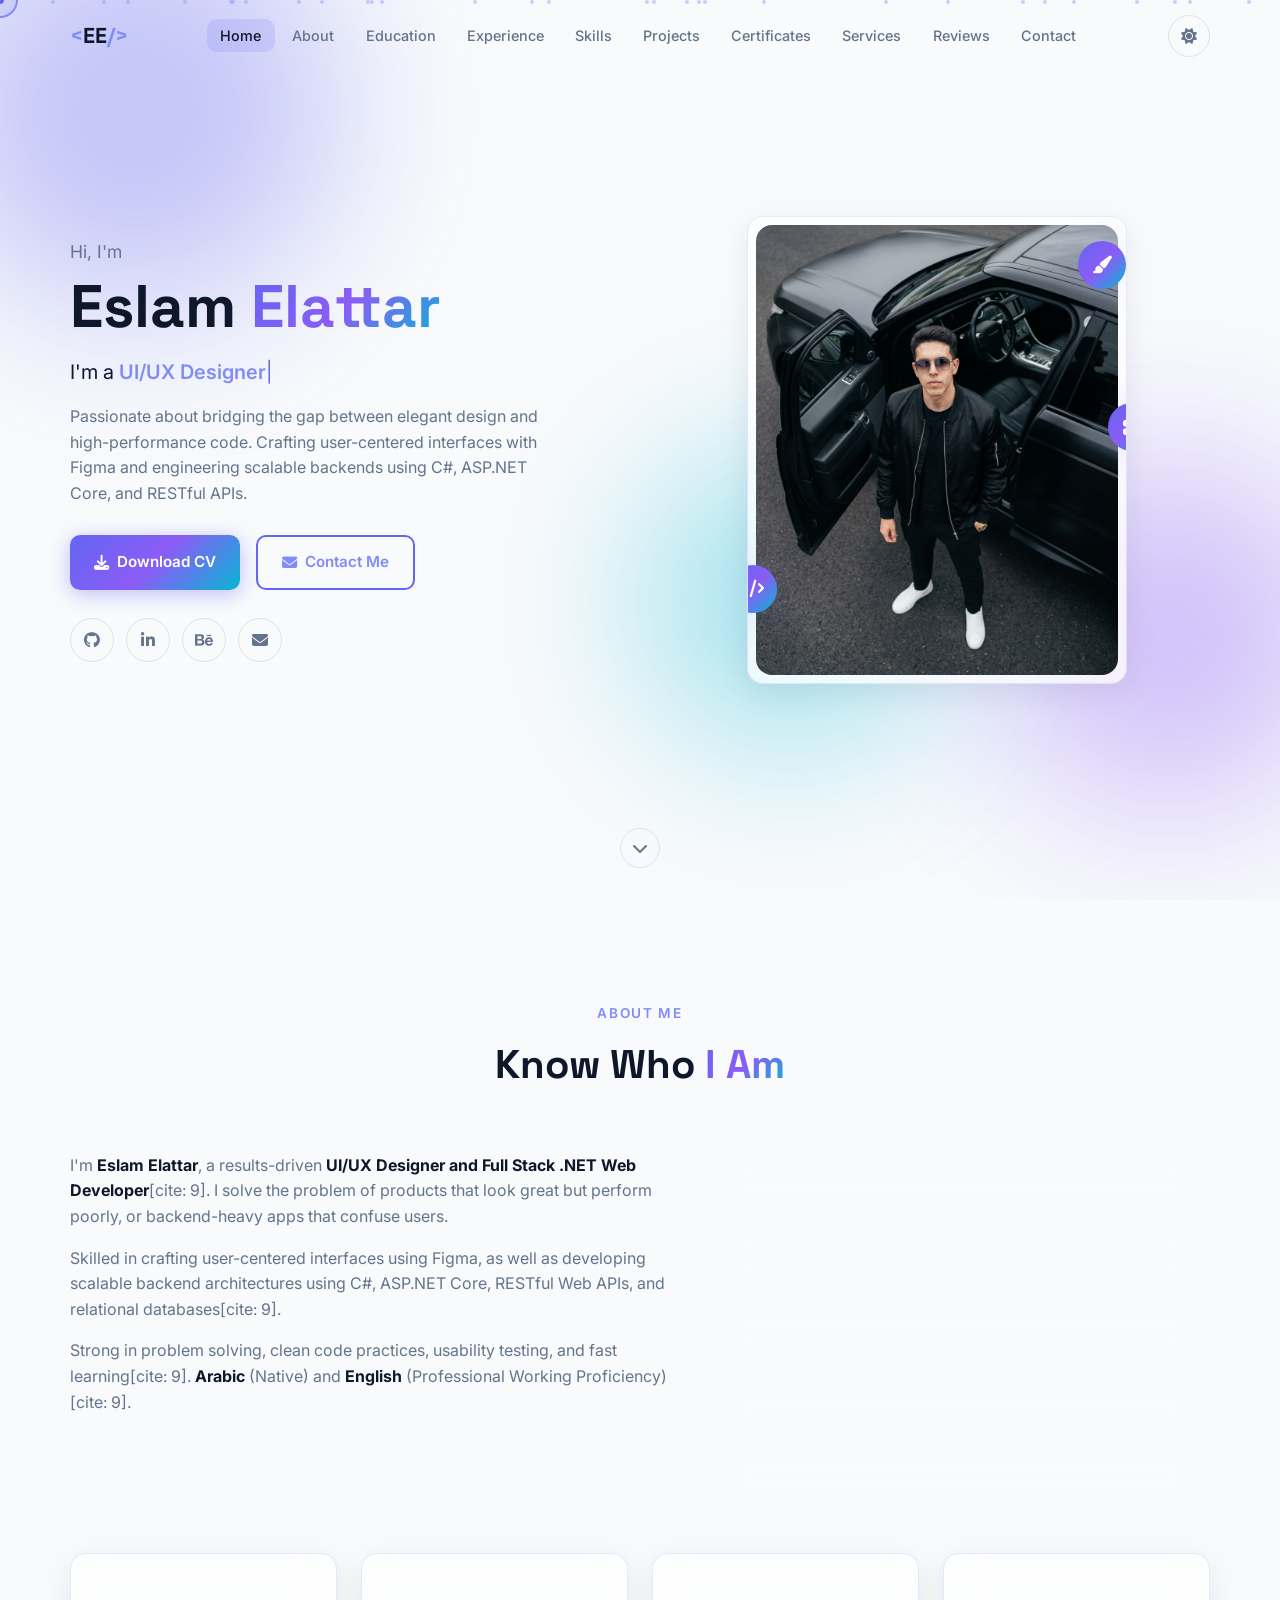
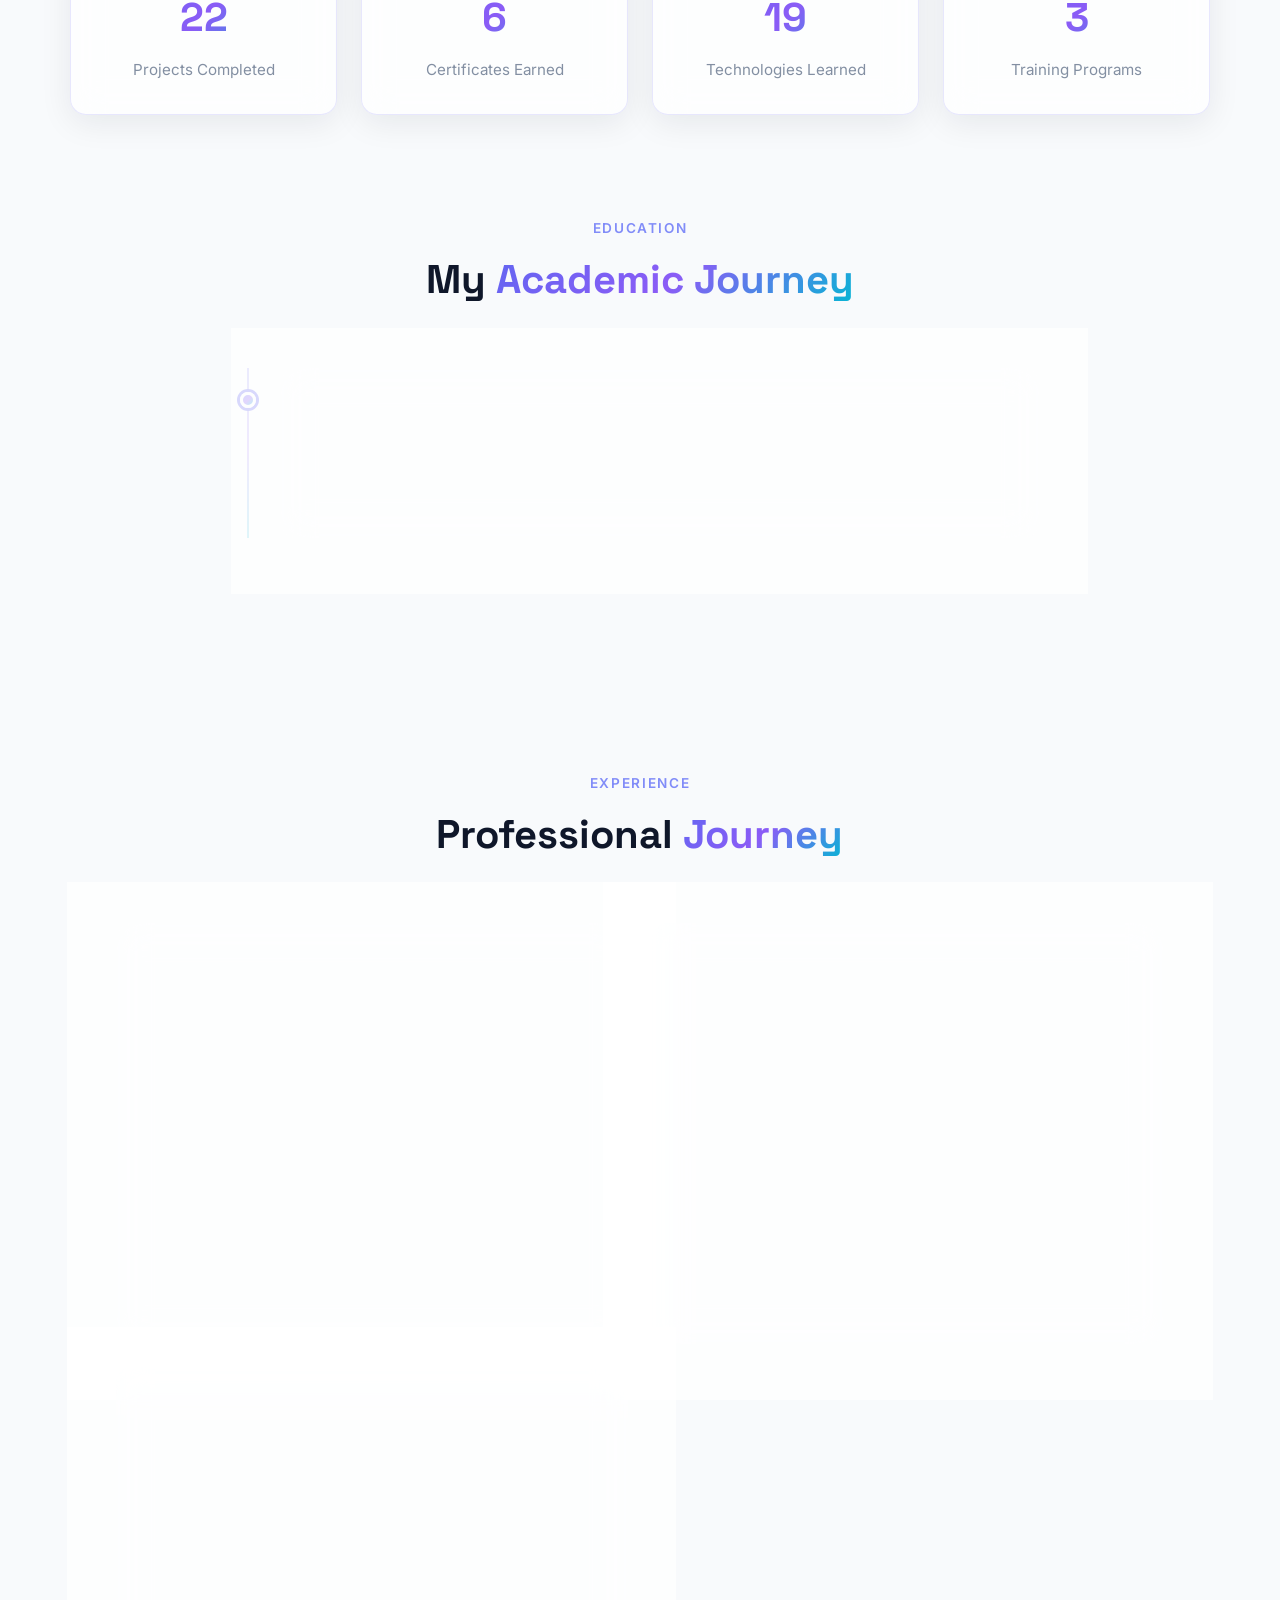
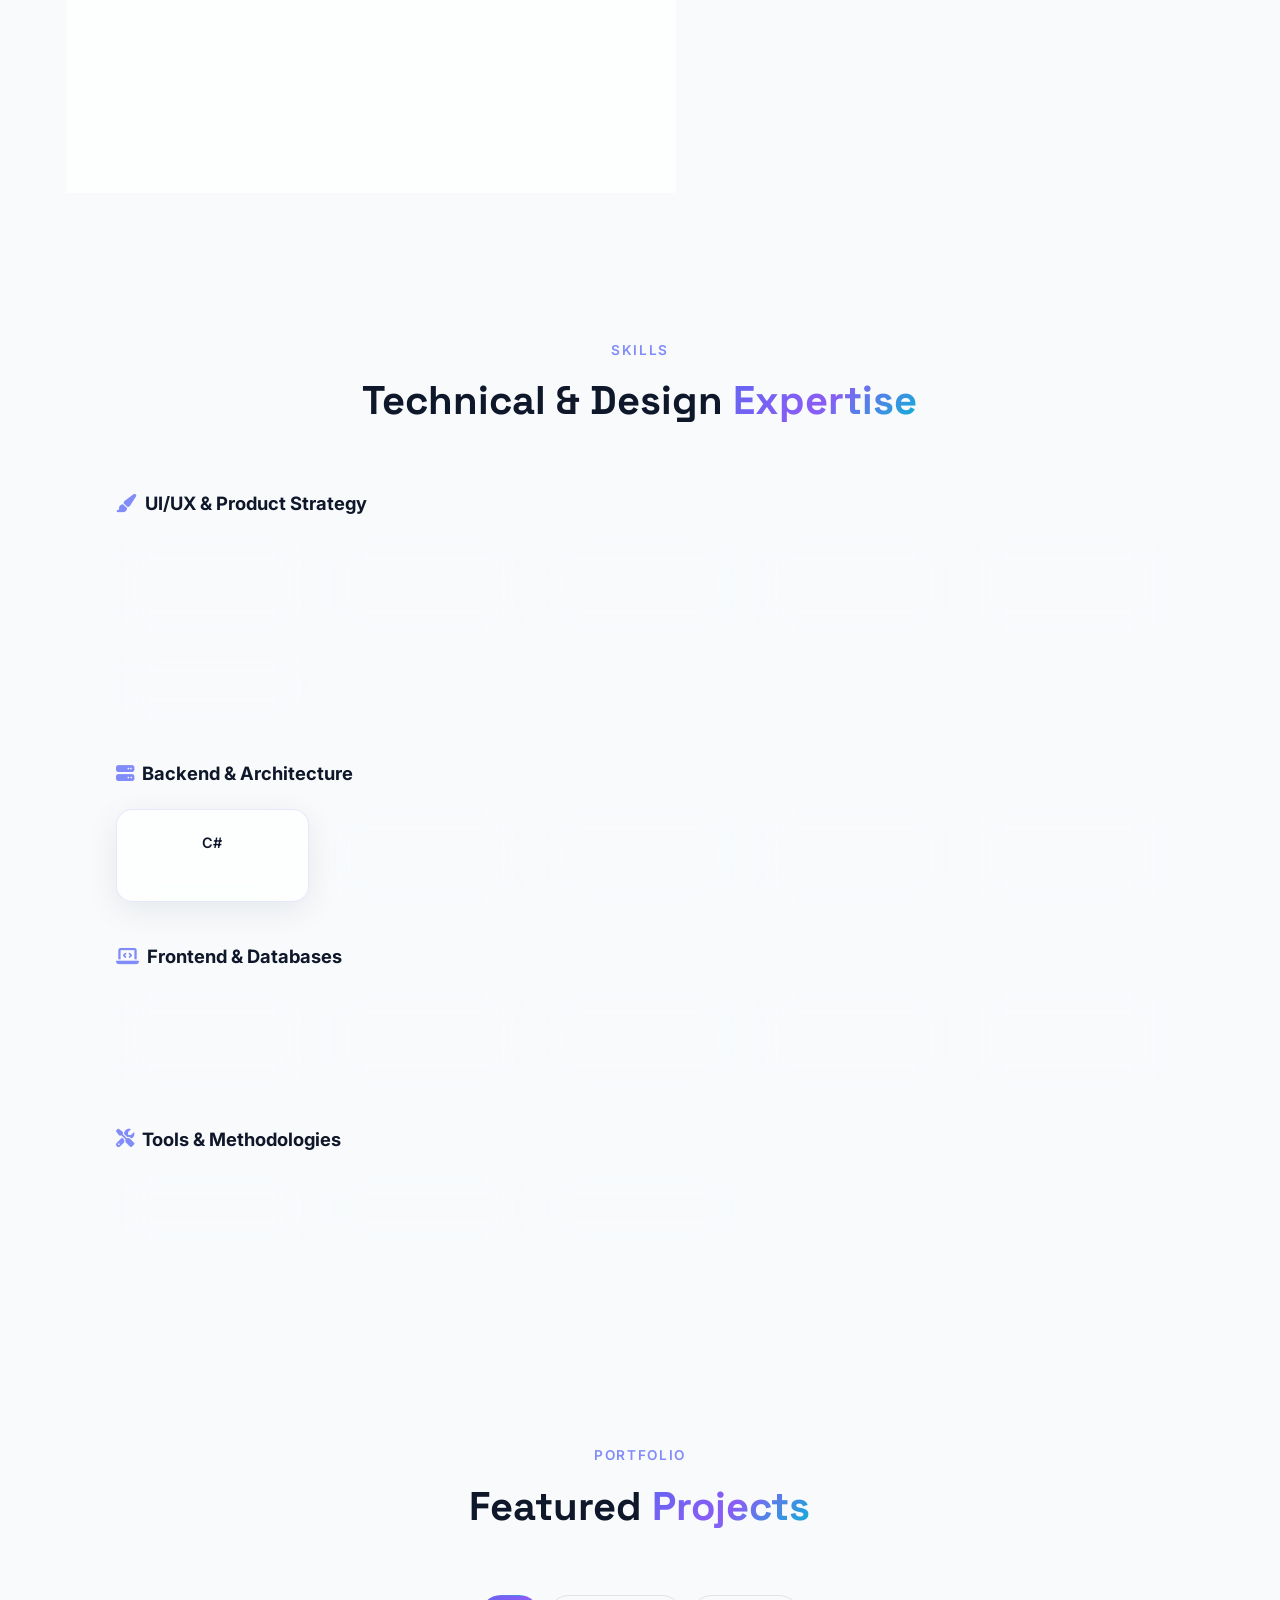
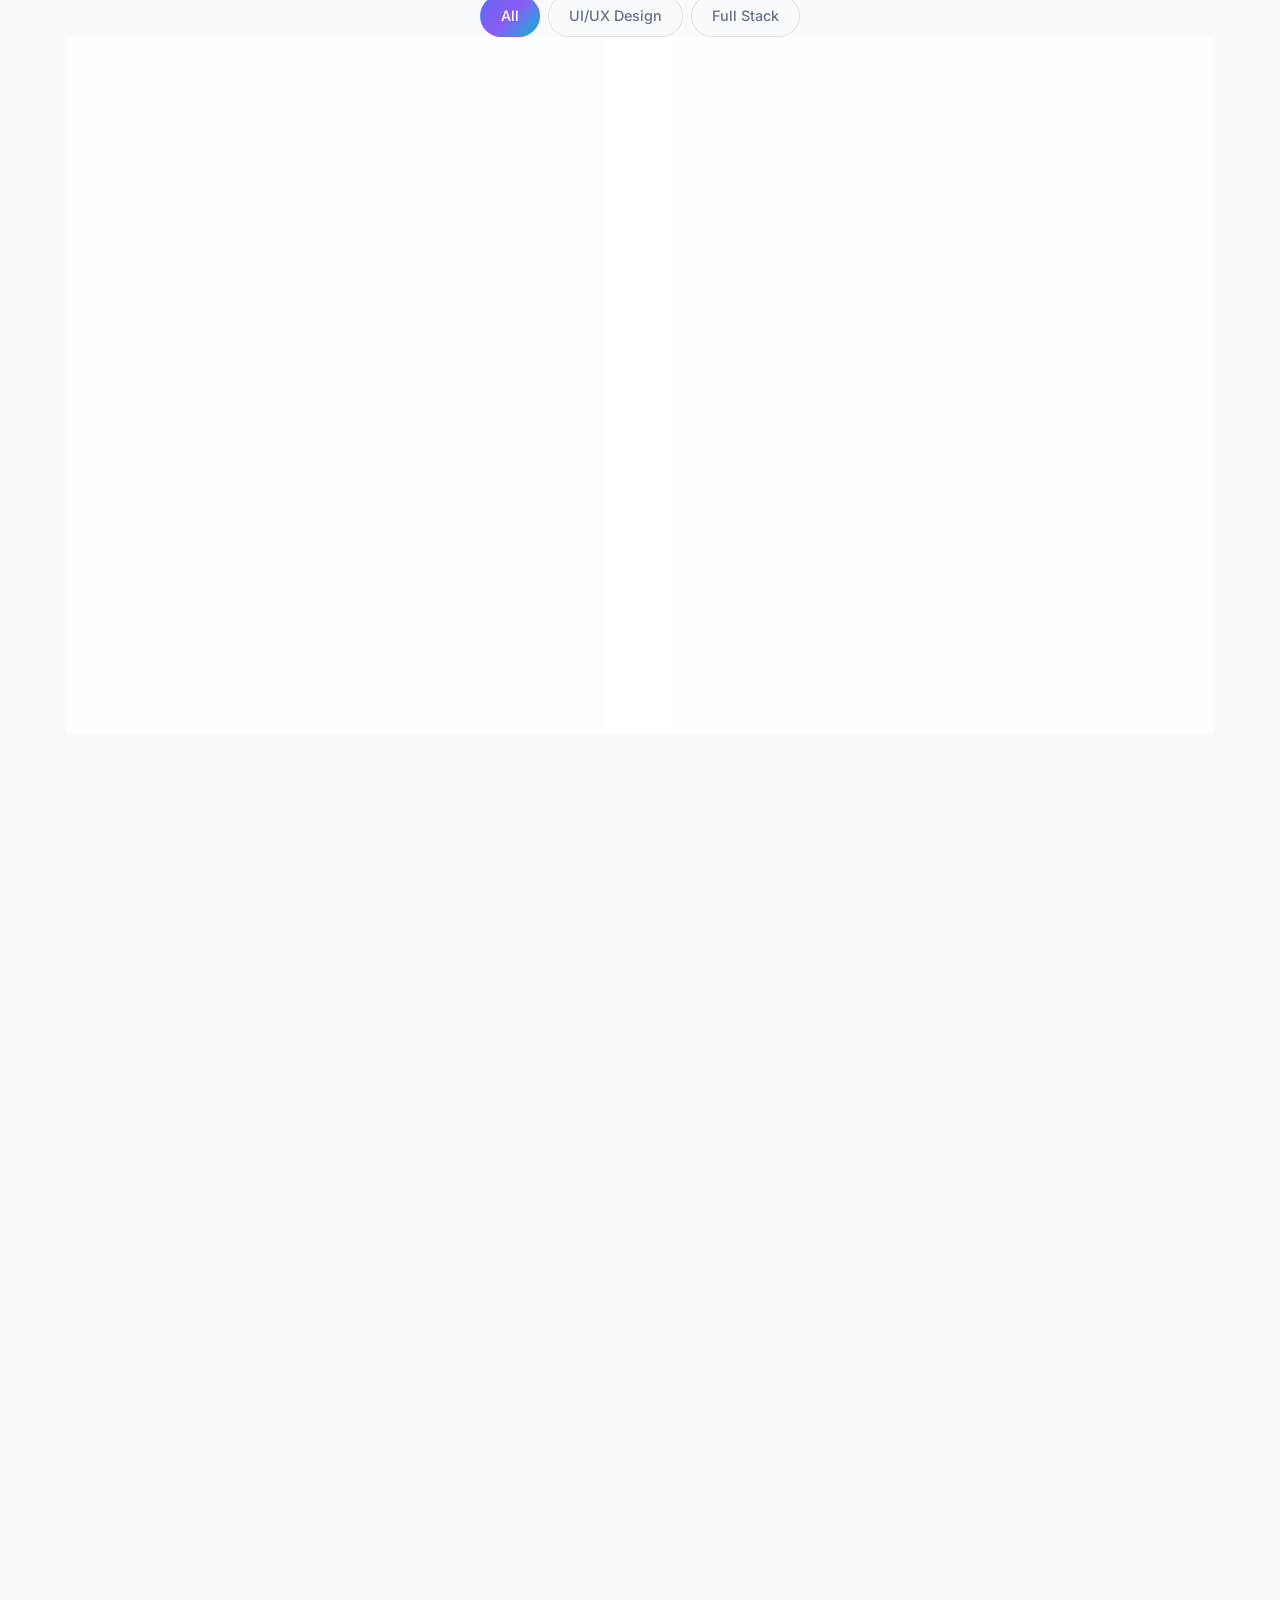
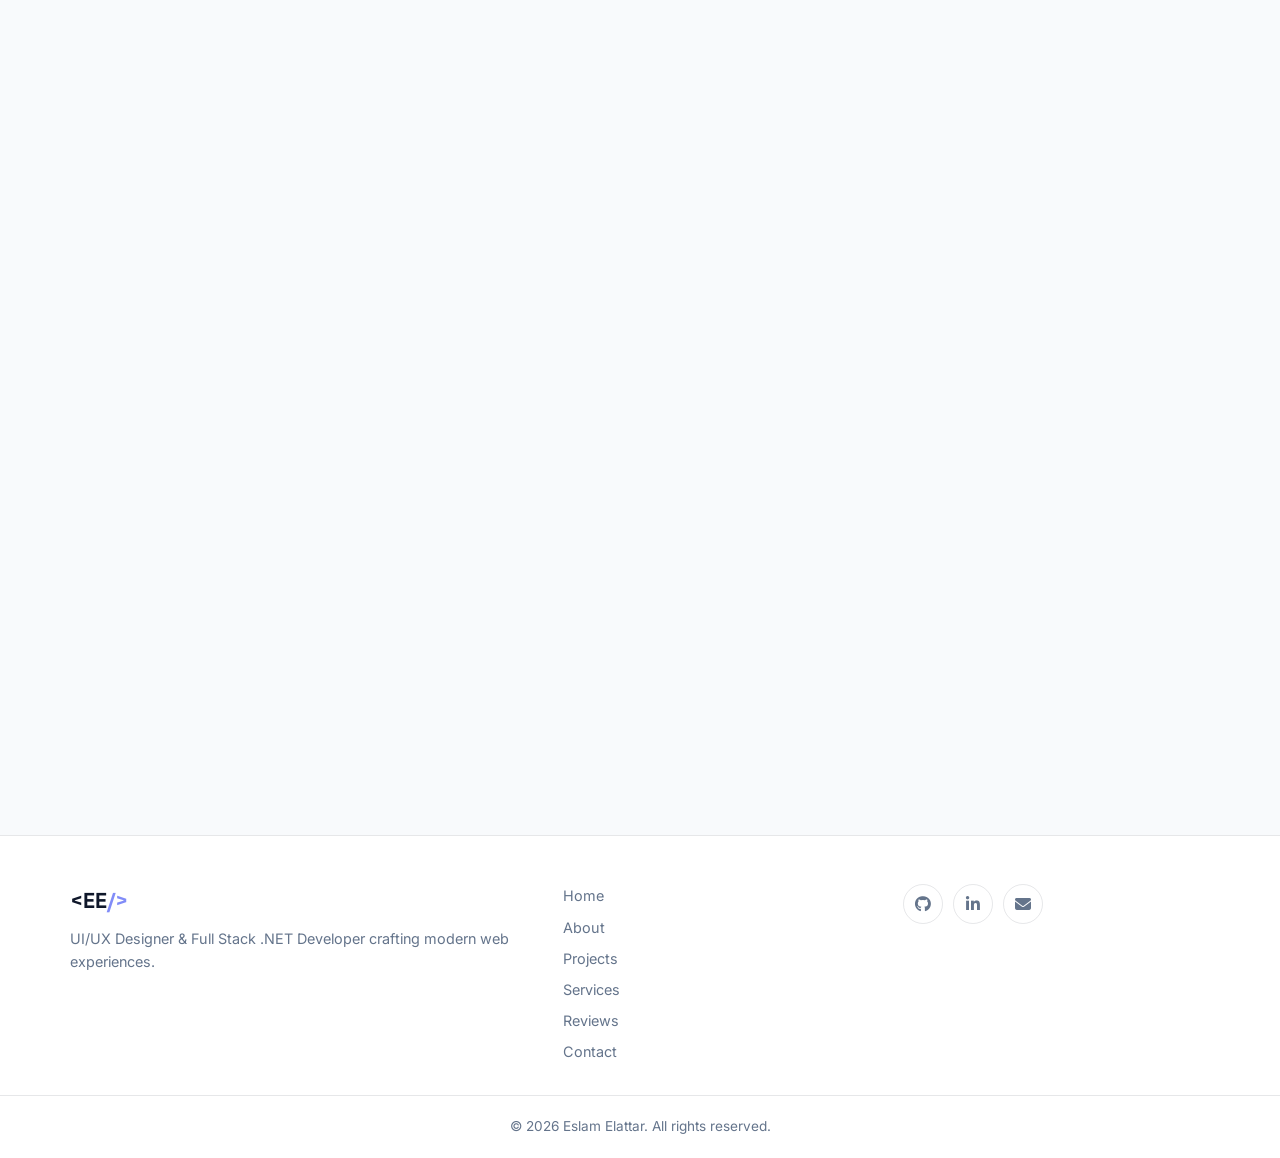
<file: index.html>
﻿<!DOCTYPE html>
<html lang="en">
<head>
    <meta charset="UTF-8">
    <meta name="viewport" content="width=device-width, initial-scale=1.0">
    <meta name="description" content="Eslam Elattar - UI/UX Designer & Full Stack .NET Web Developer. Building scalable web apps and user-centered designs.">
    <meta name="keywords" content="Eslam Elattar, UI/UX Designer, Full Stack .NET Developer, ASP.NET Core, Figma, Web Developer">
    <meta name="author" content="Eslam Elattar">
    <meta name="theme-color" content="#6366f1">
    <title>Eslam Elattar | UI/UX Designer & Full Stack .NET Developer</title>
    <link rel="preconnect" href="https://fonts.googleapis.com">
    <link rel="preconnect" href="https://fonts.gstatic.com" crossorigin>
    <link href="https://fonts.googleapis.com/css2?family=Inter:wght@300;400;500;600;700;800&family=Space+Grotesk:wght@500;600;700&display=swap" rel="stylesheet">
    <link rel="stylesheet" href="https://cdnjs.cloudflare.com/ajax/libs/font-awesome/6.5.1/css/all.min.css" integrity="sha512-DTOQO9RWCH3ppGqcWaEA1BIZOC6xxalwEsw9c2QQeAIftl+Vegovlnee1c9QX4TctnWMn13TZye+giMm8e2LwA==" crossorigin="anonymous" referrerpolicy="no-referrer">
    <link rel="stylesheet" href="style.css">
    <link rel="stylesheet" href="https://unpkg.com/aos@next/dist/aos.css" />
</head>
<body>
    <!-- Loading Screen -->
    <div id="loader" class="loader" aria-hidden="true">
        <div class="loader__inner">
            <div class="loader__logo">&lt;EE /&gt;</div>
            <div class="loader__bar"><div class="loader__progress"></div></div>
            <div class="loader__text">Loading portfolio...</div>
        </div>
    </div>

    <!-- Custom Cursor -->
    <div class="cursor" id="cursor" aria-hidden="true"></div>
    <div class="cursor-follower" id="cursorFollower" aria-hidden="true"></div>

    <!-- Background Shapes -->
    <div class="bg-shapes" aria-hidden="true">
        <div class="shape shape--1"></div>
        <div class="shape shape--2"></div>
        <div class="shape shape--3"></div>
        <div class="particles" id="particles"></div>
    </div>

    <!-- Navigation -->
    <header class="header" id="header">
        <nav class="nav container" aria-label="Main navigation">
            <a href="#home" class="nav__logo" aria-label="Home">
                <span class="nav__logo-bracket">&lt;</span>EE<span class="nav__logo-bracket">/&gt;</span>
            </a>
            <ul class="nav__menu" id="navMenu">
                <li><a href="#home" class="nav__link active">Home</a></li>
                <li><a href="#about" class="nav__link">About</a></li>
                <li><a href="#education" class="nav__link">Education</a></li>
                <li><a href="#experience" class="nav__link">Experience</a></li>
                <li><a href="#skills" class="nav__link">Skills</a></li>
                <li><a href="#projects" class="nav__link">Projects</a></li>
                <li><a href="#certificates" class="nav__link">Certificates</a></li>
                <li><a href="#services" class="nav__link">Services</a></li>
                <li><a href="#reviews" class="nav__link">Reviews</a></li>
                <li><a href="#contact" class="nav__link">Contact</a></li>
            </ul>
            <div class="nav__actions">
                <button class="theme-toggle" id="themeToggle" type="button" aria-label="Toggle dark mode">
                    <i class="fas fa-moon" aria-hidden="true"></i>
                </button>
                <button class="nav__toggle" id="navToggle" type="button" aria-label="Toggle menu" aria-expanded="false">
                    <span></span><span></span><span></span>
                </button>
            </div>
        </nav>
    </header>

    <main>
        <!-- Home -->
        <section class="hero section" id="home">
            <div class="container hero__container">
                <div class="hero__content reveal">
                    <p class="hero__greeting">Hi, I'm</p>
                    <h1 class="hero__title">Eslam <span class="gradient-text">Elattar</span></h1>
                    <p class="hero__subtitle">
                        I'm a <span class="typing-text" id="typingText" aria-live="polite">UI/UX Designer & Full Stack .NET Web Developer</span><span class="typing-cursor">|</span>
                    </p>
                    <p class="hero__description">
                        Passionate about bridging the gap between elegant design and high-performance code. Crafting user-centered interfaces with Figma and engineering scalable backends using C#, ASP.NET Core, and RESTful APIs.
                    </p>
                    <div class="hero__cta">
                        <a href="assets/Eslam_Elattar_CV_main.pdf" download="Eslam_Elattar_CV_main.pdf" class="btn btn--primary" target="_blank">
                            <i class="fas fa-download"></i> Download CV
                        </a>
                        <a href="#contact" class="btn btn--outline">
                            <i class="fas fa-envelope" aria-hidden="true"></i> Contact Me
                        </a>
                    </div>
                    <div class="hero__social">
                        <a href="https://github.com/EslamElattar-UI" target="_blank" rel="noopener noreferrer" aria-label="GitHub"><i class="fab fa-github"></i></a>
                        <a href="https://www.linkedin.com/in/eslam-elattar-b59423419" target="_blank" rel="noopener noreferrer" aria-label="LinkedIn"><i class="fab fa-linkedin-in"></i></a>
                        <a href="https://behance.net/EslamElatar" target="_blank" rel="noopener noreferrer" aria-label="Behance"><i class="fab fa-behance"></i></a>
                        <a href="mailto:eslamelattar2004@gmail.com" aria-label="Email"><i class="fas fa-envelope"></i></a>
                    </div>
                </div>
                <div class="hero__image reveal reveal--delay">
                    <div class="hero__image-wrapper glass hero__image-wrapper--photo">
                        <img src="assets/Eslam3.jpg" alt="Eslam Elattar" width="400" height="500" loading="eager">
                        <div class="hero__badge hero__badge--1"><i class="fas fa-paint-brush"></i></div>
                        <div class="hero__badge hero__badge--2"><i class="fas fa-code"></i></div>
                        <div class="hero__badge hero__badge--3"><i class="fas fa-server"></i></div>
                    </div>
                </div>
            </div>
            <a href="#about" class="hero__scroll" aria-label="Scroll to about section">
                <i class="fas fa-chevron-down"></i>
            </a>
        </section>

        <!-- About -->
        <section class="about section" id="about">
            <div class="container">
                <header class="section__header reveal">
                    <span class="section__tag">About Me</span>
                    <h2 class="section__title">Know Who <span class="gradient-text">I Am</span></h2>
                </header>
                <div class="about__grid">
                    <div class="about__text reveal">
                        <p>
                            I'm <strong>Eslam Elattar</strong>, a results-driven <strong>UI/UX Designer and Full Stack .NET Web Developer</strong>[cite: 9]. I solve the problem of products that look great but perform poorly, or backend-heavy apps that confuse users.
                        </p>
                        <p>
                            Skilled in crafting user-centered interfaces using Figma, as well as developing scalable backend architectures using C#, ASP.NET Core, RESTful Web APIs, and relational databases[cite: 9].
                        </p>
                        <p>
                            Strong in problem solving, clean code practices, usability testing, and fast learning[cite: 9]. <strong>Arabic</strong> (Native) and <strong>English</strong> (Professional Working Proficiency)[cite: 9].
                        </p>
                    </div>
                    <div class="about__info reveal reveal--delay">
                        <div class="info-card glass">
                            <span class="info-card__label">Name</span>
                            <span class="info-card__value">Eslam Elattar</span>
                        </div>
                        <div class="info-card glass">
                            <span class="info-card__label">Role</span>
                            <span class="info-card__value">UI/UX Designer &amp; Full Stack .NET Developer</span>
                        </div>
                        <div class="info-card glass">
                            <span class="info-card__label">Location</span>
                            <span class="info-card__value">Az Zaqāzīq, Sharkia, Egypt</span>
                        </div>
                        <div class="info-card glass">
                            <span class="info-card__label">Email</span>
                            <span class="info-card__value">eslamelattar2004@gmail.com</span>
                        </div>
                        <div class="info-card glass">
                            <span class="info-card__label">Phone</span>
                            <span class="info-card__value">+20 1280792214</span>
                        </div>
                    </div>
                </div>
                <!-- Stats Counters Section -->
                <div class="stats__grid" style="display: grid; grid-template-columns: repeat(auto-fit, minmax(200px, 1fr)); gap: 1.5rem; margin-top: 3rem;">
                    <div class="stat-card glass" style="text-align: center; padding: 2rem; border-radius: 1rem;">
                        <h3 class="stat-card__number gradient-text" data-target="23" style="font-size: 2.5rem; font-weight: 700; margin-bottom: 0.5rem;">23</h3>
                        <p class="stat-card__label" style="font-size: 0.95rem; opacity: 0.8;">Projects Completed</p>
                    </div>
                    <div class="stat-card glass" style="text-align: center; padding: 2rem; border-radius: 1rem;">
                        <h3 class="stat-card__number gradient-text" data-target="7" style="font-size: 2.5rem; font-weight: 700; margin-bottom: 0.5rem;">7</h3>
                        <p class="stat-card__label" style="font-size: 0.95rem; opacity: 0.8;">Certificates Earned</p>
                    </div>
                    <div class="stat-card glass" style="text-align: center; padding: 2rem; border-radius: 1rem;">
                        <h3 class="stat-card__number gradient-text" data-target="20" style="font-size: 2.5rem; font-weight: 700; margin-bottom: 0.5rem;">20</h3>
                        <p class="stat-card__label" style="font-size: 0.95rem; opacity: 0.8;">Technologies Learned</p>
                    </div>
                    <div class="stat-card glass" style="text-align: center; padding: 2rem; border-radius: 1rem;">
                        <h3 class="stat-card__number gradient-text" data-target="4" style="font-size: 2.5rem; font-weight: 700; margin-bottom: 0.5rem;">4</h3>
                        <p class="stat-card__label" style="font-size: 0.95rem; opacity: 0.8;">Training Programs</p>
                    </div>
                </div>

                <!-- Education -->
                <section class="education section" id="education">
                    <div class="container">
                        <header class="section__header reveal">
                            <span class="section__tag">Education</span>
                            <h2 class="section__title">My <span class="gradient-text">Academic Journey</span></h2>
                        </header>
                        <div class="timeline">
                            <article class="timeline__item reveal">
                                <div class="timeline__marker"></div>
                                <div class="timeline__content glass">
                                    <span class="timeline__date">10/2024 – Expected 07/2027</span>
                                    <h3 class="timeline__title">Bachelor of Computer Science</h3>
                                    <p class="timeline__org">Faculty of Computers and Informatics, Zagazig University</p>
                                    <p class="timeline__gpa">Focus on Software Engineering, Web Technologies, Databases, and Data Structures[cite: 9].</p>
                                </div>
                            </article>
                        </div>
                    </div>
                </section>

                <!-- Experience -->
                <section class="experience section" id="experience">
                    <div class="container">
                        <header class="section__header reveal">
                            <span class="section__tag">Experience</span>
                            <h2 class="section__title">Professional <span class="gradient-text">Journey</span></h2>
                        </header>
                        <div class="experience__grid">
                            <article class="exp-card glass reveal">
                                <div class="exp-card__icon"><i class="fas fa-server"></i></div>
                                <span class="exp-card__date">07/2026 – Present · Egypt</span>
                                <h3 class="exp-card__title">Full Stack .NET Web Developer Trainee</h3>
                                <p class="exp-card__company">Digital Egypt Pioneers Initiative (DEPI)</p>
                                <ul class="exp-card__list">
                                    <li>Architecting and developing backend Web APIs using C#, ASP.NET Core, and Entity Framework Core[cite: 9].</li>
                                    <li>Managing relational database integration (SQL Server, MySQL) using Clean Architecture principles[cite: 9].</li>
                                    <li>Utilizing Git &amp; GitHub for version control in Agile/Scrum environments[cite: 9].</li>
                                </ul>
                                <div class="exp-card__tech">
                                    <span>C#</span><span>ASP.NET Core</span><span>Web API</span><span>EF Core</span><span>SQL Server</span><span>MySQL</span>
                                </div>
                            </article>
                            <article class="exp-card glass reveal">
                                <div class="exp-card__icon"><i class="fas fa-paint-brush"></i></div>
                                <span class="exp-card__date">02/2025 – 04/2026 · Cairo, Egypt</span>
                                <h3 class="exp-card__title">UI/UX Designer</h3>
                                <p class="exp-card__company">Sporton</p>
                                <ul class="exp-card__list">
                                    <li>Designed modern web and mobile interfaces tailored to sports and interactive experiences[cite: 9].</li>
                                    <li>Created low-to-high fidelity wireframes, user flows, and interactive prototypes in Figma[cite: 9].</li>
                                    <li>Established Design Systems and UI kits to ensure visual consistency and efficient handoffs[cite: 9].</li>
                                </ul>
                                <div class="exp-card__tech">
                                    <span>Figma</span><span>UI/UX</span><span>Wireframing</span><span>Prototyping</span><span>Design Systems</span>
                                </div>
                            </article>
                            <article class="exp-card glass reveal">
                                <div class="exp-card__icon"><i class="fas fa-user-astronaut"></i></div>
                                <span class="exp-card__date">08/2025 – 09/2025 · Cairo, Egypt</span>
                                <h3 class="exp-card__title">UI/UX Designer Trainee</h3>
                                <p class="exp-card__company">National Telecommunication Institute (NTI)</p>
                                <ul class="exp-card__list">
                                    <li>Conducted user research, defined personas, mapped user journeys, and crafted Information Architecture (IA)[cite: 9].</li>
                                    <li>Built responsive layouts and interactive prototypes applying typography, color theory, and usability principles[cite: 9].</li>
                                </ul>
                                <div class="exp-card__tech">
                                    <span>User Research</span><span>IA</span><span>Usability Testing</span><span>Figma</span>
                                </div>
                            </article>
                        </div>
                    </div>
                </section>

                <!-- Skills -->
                <section class="skills section" id="skills">
                    <div class="container">
                        <header class="section__header reveal">
                            <span class="section__tag">Skills</span>
                            <h2 class="section__title">Technical &amp; Design <span class="gradient-text">Expertise</span></h2>
                        </header>
                        <div class="skills__categories">
                            <div class="skill-category reveal">
                                <h3 class="skill-category__title"><i class="fas fa-paint-brush"></i> UI/UX &amp; Product Strategy</h3>
                                <div class="skill-category__grid">
                                    <div class="skill-item glass"><span class="skill-item__name">Figma</span></div>
                                    <div class="skill-item glass"><span class="skill-item__name">Wireframing &amp; Prototyping</span></div>
                                    <div class="skill-item glass"><span class="skill-item__name">User Research &amp; Personas</span></div>
                                    <div class="skill-item glass"><span class="skill-item__name">Information Architecture (IA)</span></div>
                                    <div class="skill-item glass"><span class="skill-item__name">Design Systems &amp; UI Kits</span></div>
                                    <div class="skill-item glass"><span class="skill-item__name">Usability Testing</span></div>
                                </div>
                            </div>
                            <div class="skill-category reveal">
                                <h3 class="skill-category__title"><i class="fas fa-server"></i> Backend &amp; Architecture</h3>
                                <div class="skill-category__grid">
                                    <div class="skill-item glass"><span class="skill-item__name">C#</span></div>
                                    <div class="skill-item glass"><span class="skill-item__name">ASP.NET Core Web API</span></div>
                                    <div class="skill-item glass"><span class="skill-item__name">Entity Framework Core</span></div>
                                    <div class="skill-item glass"><span class="skill-item__name">Clean Architecture</span></div>
                                    <div class="skill-item glass"><span class="skill-item__name">RESTful APIs</span></div>
                                </div>
                            </div>
                            <div class="skill-category reveal">
                                <h3 class="skill-category__title"><i class="fas fa-laptop-code"></i> Frontend &amp; Databases</h3>
                                <div class="skill-category__grid">
                                    <div class="skill-item glass"><span class="skill-item__name">HTML / CSS / JavaScript</span></div>
                                    <div class="skill-item glass"><span class="skill-item__name">Object Oriented Programming</span></div>
                                    <div class="skill-item glass"><span class="skill-item__name">Responsive Web Design</span></div>
                                    <div class="skill-item glass"><span class="skill-item__name">SQL Server / MySQL</span></div>
                                    <div class="skill-item glass"><span class="skill-item__name">PostgreSQL</span></div>
                                </div>
                            </div>
                            <div class="skill-category reveal">
                                <h3 class="skill-category__title"><i class="fas fa-tools"></i> Tools &amp; Methodologies</h3>
                                <div class="skill-category__grid">
                                    <div class="skill-item glass"><span class="skill-item__name">Git &amp; GitHub</span></div>
                                    <div class="skill-item glass"><span class="skill-item__name">Agile / Scrum</span></div>
                                    <div class="skill-item glass"><span class="skill-item__name">Clean Code</span></div>
                                </div>
                            </div>
                        </div>
                    </div>
                </section>


                <!-- Projects Section -->
                <section class="projects section" id="projects">
                    <div class="container">
                        <header class="section__header reveal">
                            <span class="section__tag">Portfolio</span>
                            <h2 class="section__title">Featured <span class="gradient-text">Projects</span></h2>
                        </header>

                        <!-- Project Filters -->
                        <div class="projects__filters reveal">
                            <button class="filter-btn active" data-filter="all" type="button">All</button>
                            <button class="filter-btn" data-filter="uiux" type="button">UI/UX Design</button>
                            <button class="filter-btn" data-filter="fullstack" type="button">Full Stack</button>
                        </div>

                        <!-- Projects Grid -->
                        <div class="projects__grid" id="projectsGrid">

                            <!-- Project 1: RentGo -->
                            <article class="project-card glass reveal" data-category="uiux web">
                                <div class="project-card__image">
                                    <img src="assets/RentGo.png" alt="RentGo - Car Rental UI/UX Design" loading="lazy">
                                    <div class="project-card__overlay">
                                        <a href="https://www.behance.net/gallery/255171763/RentGo" class="project-card__link" target="_blank" rel="noopener" aria-label="Behance Demo"><i class="fab fa-behance"></i></a>
                                    </div>
                                </div>
                                <div class="project-card__body">
                                    <h3 class="project-card__title">RentGo – Car Rental UI/UX Design</h3>
                                    <p class="project-card__desc">A sleek and intuitive car rental platform design focusing on seamless booking experience and modern vehicle showcase.</p>
                                    <ul class="project-card__features">
                                        <li>User-centered booking flow</li>
                                        <li>Interactive vehicle preview</li>
                                        <li>Mobile-first responsive layout</li>
                                    </ul>
                                    <div class="project-card__tech">
                                        <span>Figma</span><span>UI/UX</span><span>Prototyping</span>
                                    </div>
                                    <div class="project-card__actions">
                                        <a href="https://www.behance.net/gallery/255171763/RentGo" class="btn btn--sm btn--primary" target="_blank" rel="noopener"><i class="fab fa-behance"></i> Behance Case Study</a>
                                    </div>
                                </div>
                            </article>

                            <!-- Project 2: Etisalat -->
                            <article class="project-card glass reveal" data-category="uiux web">
                                <div class="project-card__image">
                                    <img src="assets/Etisalat.png" alt="Etisalat - Mobile App UI/UX Redesign" loading="lazy">
                                    <div class="project-card__overlay">
                                        <a href="https://www.behance.net/gallery/233898529/Etisalat" class="project-card__link" target="_blank" rel="noopener" aria-label="Behance Demo"><i class="fab fa-behance"></i></a>
                                    </div>
                                </div>
                                <div class="project-card__body">
                                    <h3 class="project-card__title">Etisalat – Mobile App Redesign</h3>
                                    <p class="project-card__desc">A modern UI/UX concept and redesign for the Etisalat mobile experience, enhancing account management and user navigation.</p>
                                    <ul class="project-card__features">
                                        <li>Streamlined account dashboard</li>
                                        <li>Simplified bill payment &amp; recharge flow</li>
                                        <li>Clean and accessible interface</li>
                                    </ul>
                                    <div class="project-card__tech">
                                        <span>Figma</span><span>UI/UX</span><span>Mobile App Design</span>
                                    </div>
                                    <div class="project-card__actions">
                                        <a href="https://www.behance.net/gallery/233898529/Etisalat" class="btn btn--sm btn--primary" target="_blank" rel="noopener"><i class="fab fa-behance"></i> Behance Case Study</a>
                                    </div>
                                </div>
                            </article>

                            <!-- Project 3: University Academic DB -->
                            <article class="project-card glass reveal" data-category="fullstack web">
                                <div class="project-card__image">
                                    <img src="assets/University.jpg" alt="University Academic Database Management System" loading="lazy">
                                    <div class="project-card__overlay">
                                        <a href="https://github.com/EslamElattar-UI" class="project-card__link" target="_blank" rel="noopener" aria-label="GitHub"><i class="fab fa-github"></i></a>
                                    </div>
                                </div>
                                <div class="project-card__body">
                                    <h3 class="project-card__title">University Academic DB</h3>
                                    <p class="project-card__desc">A relational database system designed to manage academic records, student enrollments, courses, and department schedules.</p>
                                    <ul class="project-card__features">
                                        <li>Optimized relational database schema</li>
                                        <li>Student &amp; course management logic</li>
                                        <li>Efficient query performance &amp; indexing</li>
                                    </ul>
                                    <div class="project-card__tech">
                                        <span>SQL Server</span><span>Database Design</span><span>.NET</span>
                                    </div>
                                    <div class="project-card__actions">
                                        <a href="https://github.com/EslamElattar-UI" class="btn btn--sm btn--outline" target="_blank" rel="noopener"><i class="fab fa-github"></i> GitHub</a>
                                    </div>
                                </div>
                            </article>
                            <!-- Project 4: Coursera Redesign (UI/UX) -->
                            <article class="project-card glass reveal" data-category="uiux web">
                                <div class="project-card__image">
                                    <img src="assets/Coursera.png" alt="Coursera Website UX/UI Redesign" loading="lazy">
                                    <div class="project-card__overlay">
                                        <a href="https://www.behance.net/gallery/233971701/courses" class="project-card__link" target="_blank" rel="noopener" aria-label="Behance Demo"><i class="fab fa-behance"></i></a>
                                    </div>
                                </div>
                                <div class="project-card__body">
                                    <h3 class="project-card__title">Coursera – UI/UX Redesign</h3>
                                    <p class="project-card__desc">A comprehensive UI/UX redesign and structure overhaul for Coursera to improve course discovery, user engagement, and navigation.</p>
                                    <ul class="project-card__features">
                                        <li>Enhanced course discovery &amp; search UX</li>
                                        <li>Modernized dashboard &amp; learning interface</li>
                                        <li>Improved visual hierarchy &amp; accessibility</li>
                                    </ul>
                                    <div class="project-card__tech">
                                        <span>Figma</span><span>UI/UX</span><span>UX Research</span><span>Redesign</span>
                                    </div>
                                    <div class="project-card__actions">
                                        <a href="https://www.behance.net/gallery/233971701/courses" class="btn btn--sm btn--primary" target="_blank" rel="noopener"><i class="fab fa-behance"></i> Behance Case Study</a>
                                    </div>
                                </div>
                            </article>

                            <!-- Project: Sporton -->
                            <article class="project-card glass reveal" data-category="uiux">
                                <div class="project-card__image">
                                    <img src="assets/sporton.png" alt="Sporton - Sports Platform UI/UX Design" loading="lazy">
                                    <div class="project-card__overlay">
                                        <a href="https://www.behance.net/gallery/243002519/Sporton-App-Web-Athlete-Portfolio-Sports-Network" class="project-card__link" target="_blank" rel="noopener" aria-label="Behance Demo"><i class="fab fa-behance"></i></a>
                                    </div>
                                </div>
                                <div class="project-card__body">
                                    <h3 class="project-card__title">Sporton – Digital Sports Platform</h3>
                                    <p class="project-card__desc">A digital sports platform designed to help athletes present themselves professionally, connect with clubs & coaches, and grow their careers.</p>
                                    <ul class="project-card__features">
                                        <li>Athlete Profile & Digital Portfolio</li>
                                        <li>AI-Powered Analysis & Insights</li>
                                        <li>Safe, Athlete-Focused Community</li>
                                    </ul>
                                    <div class="project-card__tech">
                                        <span>Figma</span><span>UI/UX</span><span>UX Research</span><span>Mobile App</span>
                                    </div>
                                    <div class="project-card__actions">
                                        <a href="https://www.behance.net/gallery/243002519/Sporton-App-Web-Athlete-Portfolio-Sports-Network" class="btn btn--sm btn--primary" target="_blank" rel="noopener"><i class="fab fa-behance"></i> Behance Case Study</a>
                                    </div>
                                </div>
                            </article>

                        </div>
                    </div>
                </section>





                <!-- Certificates Section -->
                <section class="certificates section" id="certificates">
                    <div class="container">
                        <header class="section__header reveal">
                            <span class="section__tag">Achievements</span>
                            <h2 class="section__title">Certificates &amp; <span class="gradient-text">Credentials</span></h2>
                        </header>
                        <div class="certificates__grid">
                            <article class="cert-card glass reveal">
                                <div class="cert-card__icon"><i class="fas fa-award"></i></div>
                                <h3 class="cert-card__title">Full Stack .NET Web Development Track</h3>
                                <p class="cert-card__org">Digital Egypt Pioneers Initiative (DEPI)</p>
                                <span class="cert-card__date"> present 2026</span>
                            </article>
                            <!-- Certificate: UI/UX Design -->
                            <article class="cert-card glass reveal">
                                <div class="cert-card__icon">
                                    <i class="fas fa-graduation-cap"></i>
                                </div>
                                <h3 class="cert-card__title">UI/UX Design Professional Certificate</h3>
                                <p class="cert-card__org">National Telecommunication Institute (NTI)</p>
                                <span class="cert-card__date">2025</span>
                                <a href="assets/UIUX.png" class="btn btn--sm btn--outline cert-card__btn"
                                            <i class="fas fa-external-link-alt"></i> View Certificate
                                        </a>
                            </article>

                            <article class="cert-card glass reveal">
                                <div class="cert-card__icon"><i class="fas fa-certificate"></i></div>
                                <h3 class="cert-card__title">UI/UX Design Intern (1 Year)</h3>
                                <p class="cert-card__org">Sporton UI/UX Design</p>
                                <span class="cert-card__date">Feb 2025 – late April 2026</span>
                                <a href="view-pdf.html" class="btn btn--sm btn--outline cert-card__btn">
                                    <i class="fas fa-external-link-alt"></i> View Certificate
                                </a>
                            </article>

                            <!-- Certificate: Basics of Programming -->
                            <article class="cert-card glass reveal">
                                <div class="cert-card__icon">
                                    <i class="fas fa-code"></i>
                                </div>
                                <h3 class="cert-card__title">CS50 Basics of Programming With C++ &amp; Database </h3>
                                <p class="cert-card__org">Octopus Academy</p>
                                <span class="cert-card__date">Feb 2024 – Jul 2024</span>
                                <a href="assets/Basics.jpg" class="btn btn--sm btn--outline cert-card__btn"
                                            <i class="fas fa-external-link-alt"></i> View Certificate
                                        </a>
                            </article>
                        </div>
                    </div>
                </section>

                <!-- Services Section -->
                <section class="services section" id="services">
                    <div class="container">
                        <header class="section__header reveal">
                            <span class="section__tag">Services</span>
                            <h2 class="section__title">What I <span class="gradient-text">Offer</span></h2>
                        </header>
                        <div class="services__grid">
                            <article class="service-card glass reveal">
                                <div class="service-card__icon"><i class="fas fa-paint-brush"></i></div>
                                <h3 class="service-card__title">UI/UX &amp; Product Design</h3>
                                <p class="service-card__desc">User research, wireframing, high-fidelity interactive prototypes, and scalable Design Systems using Figma.</p>
                            </article>
                            <article class="service-card glass reveal">
                                <div class="service-card__icon"><i class="fas fa-server"></i></div>
                                <h3 class="service-card__title">Backend API Engineering</h3>
                                <p class="service-card__desc">Architecting RESTful Web APIs with C#, ASP.NET Core, EF Core, and relational database integrations following Clean Architecture.</p>
                            </article>
                            <article class="service-card glass reveal">
                                <div class="service-card__icon"><i class="fas fa-laptop-code"></i></div>
                                <h3 class="service-card__title">Full Stack Web Development</h3>
                                <p class="service-card__desc">Delivering end-to-end responsive web applications from initial design concept to backend API deployment.</p>
                            </article>
                        </div>
                    </div>
                </section>

                <!-- Client Reviews -->
                <section class="reviews section" id="reviews" aria-labelledby="reviews-heading">
                    <div class="container">
                        <header class="section__header reveal">
                            <span class="section__tag">Testimonials</span>
                            <h2 class="section__title" id="reviews-heading">Client <span class="gradient-text">Reviews</span></h2>
                        </header>
                        <div class="reviews__slider reveal">
                            <button class="reviews__nav reviews__nav--prev" type="button" id="reviewsPrev" aria-label="Previous reviews">
                                <i class="fas fa-chevron-left" aria-hidden="true"></i>
                            </button>
                            <div class="reviews__viewport">
                                <div class="reviews__track" id="reviewsTrack">
                                    <article class="review-card glass">
                                        <div class="review-card__avatar">
                                            <img src="assets/avatar.svg" alt="" width="80" height="80" loading="lazy">
                                        </div>
                                        <p class="review-card__text">Osama delivered a polished, responsive storefront on time. Clean code, clear communication, and he handled payment integration without issues.</p>
                                        <h3 class="review-card__name">Ahmed Hassan</h3>
                                        <p class="review-card__role">E-Commerce Client</p>
                                        <div class="review-card__stars" role="img" aria-label="5 out of 5 stars">
                                            <i class="fas fa-star" aria-hidden="true"></i><i class="fas fa-star" aria-hidden="true"></i><i class="fas fa-star" aria-hidden="true"></i><i class="fas fa-star" aria-hidden="true"></i><i class="fas fa-star" aria-hidden="true"></i>
                                        </div>
                                    </article>
                                    <article class="review-card glass">
                                        <div class="review-card__avatar">
                                            <img src="assets/avatar.svg" alt="" width="80" height="80" loading="lazy">
                                        </div>
                                        <p class="review-card__text">Great attention to UI detail and performance. The site loads fast on mobile and matches our brand guidelines perfectly.</p>
                                        <h3 class="review-card__name">Sarah Mitchell</h3>
                                        <p class="review-card__role">Product Manager</p>
                                        <div class="review-card__stars" role="img" aria-label="5 out of 5 stars">
                                            <i class="fas fa-star" aria-hidden="true"></i><i class="fas fa-star" aria-hidden="true"></i><i class="fas fa-star" aria-hidden="true"></i><i class="fas fa-star" aria-hidden="true"></i><i class="fas fa-star" aria-hidden="true"></i>
                                        </div>
                                    </article>
                                    <article class="review-card glass">
                                        <div class="review-card__avatar">
                                            <img src="assets/avatar.svg" alt="" width="80" height="80" loading="lazy">
                                        </div>
                                        <p class="review-card__text">Professional from start to finish. He understood our requirements quickly and suggested smart improvements to the user flow.</p>
                                        <h3 class="review-card__name">Omar Khalil</h3>
                                        <p class="review-card__role">Business Owner</p>
                                        <div class="review-card__stars" role="img" aria-label="5 out of 5 stars">
                                            <i class="fas fa-star" aria-hidden="true"></i><i class="fas fa-star" aria-hidden="true"></i><i class="fas fa-star" aria-hidden="true"></i><i class="fas fa-star" aria-hidden="true"></i><i class="fas fa-star" aria-hidden="true"></i>
                                        </div>
                                    </article>
                                    <article class="review-card glass">
                                        <div class="review-card__avatar">
                                            <img src="assets/avatar.svg" alt="" width="80" height="80" loading="lazy">
                                        </div>
                                        <p class="review-card__text">Collaborating on the portfolio was smooth. Animations feel modern without hurting accessibility, and the layout works on every device.</p>
                                        <h3 class="review-card__name">Layla Mahmoud</h3>
                                        <p class="review-card__role">UI/UX Designer</p>
                                        <div class="review-card__stars" role="img" aria-label="5 out of 5 stars">
                                            <i class="fas fa-star" aria-hidden="true"></i><i class="fas fa-star" aria-hidden="true"></i><i class="fas fa-star" aria-hidden="true"></i><i class="fas fa-star" aria-hidden="true"></i><i class="fas fa-star" aria-hidden="true"></i>
                                        </div>
                                    </article>
                                    <article class="review-card glass">
                                        <div class="review-card__avatar">
                                            <img src="assets/avatar.svg" alt="" width="80" height="80" loading="lazy">
                                        </div>
                                        <p class="review-card__text">Solid full-stack skills. REST APIs were well structured, documentation was clear, and he fixed bugs quickly during our review cycles.</p>
                                        <h3 class="review-card__name">Michael Chen</h3>
                                        <p class="review-card__role">Tech Lead</p>
                                        <div class="review-card__stars" role="img" aria-label="5 out of 5 stars">
                                            <i class="fas fa-star" aria-hidden="true"></i><i class="fas fa-star" aria-hidden="true"></i><i class="fas fa-star" aria-hidden="true"></i><i class="fas fa-star" aria-hidden="true"></i><i class="fas fa-star" aria-hidden="true"></i>
                                        </div>
                                    </article>
                                    <article class="review-card glass">
                                        <div class="review-card__avatar">
                                            <img src="assets/avatar.svg" alt="" width="80" height="80" loading="lazy">
                                        </div>
                                        <p class="review-card__text">Highly recommend for MEAN stack projects. Reliable, learns fast, and delivers production-ready features we could deploy with confidence.</p>
                                        <h3 class="review-card__name">Fatima Ali</h3>
                                        <p class="review-card__role">Startup Founder</p>
                                        <div class="review-card__stars" role="img" aria-label="5 out of 5 stars">
                                            <i class="fas fa-star" aria-hidden="true"></i><i class="fas fa-star" aria-hidden="true"></i><i class="fas fa-star" aria-hidden="true"></i><i class="fas fa-star" aria-hidden="true"></i><i class="fas fa-star" aria-hidden="true"></i>
                                        </div>
                                    </article>
                                </div>
                            </div>
                            <button class="reviews__nav reviews__nav--next" type="button" id="reviewsNext" aria-label="Next reviews">
                                <i class="fas fa-chevron-right" aria-hidden="true"></i>
                            </button>
                            <div class="reviews__dots" id="reviewsDots" role="tablist" aria-label="Review slides"></div>
                        </div>
                    </div>
                </section>


                <!-- Contact Section -->
                <section class="contact section" id="contact">
                    <div class="container">
                        <header class="section__header reveal">
                            <span class="section__tag">Contact</span>
                            <h2 class="section__title">Get In <span class="gradient-text">Touch</span></h2>
                            <p class="section__subtitle">Let's build something amazing together.</p>
                        </header>
                        <div class="contact__grid">
                            <!-- Contact Form -->
                            <form class="contact__form glass reveal" id="contactForm" novalidate>
                                <div class="form-group">
                                    <label for="name">Full Name</label>
                                    <input type="text" id="name" name="name" placeholder="Your name" required autocomplete="name">
                                    <span class="form-error" id="nameError"></span>
                                </div>
                                <div class="form-group">
                                    <label for="email">Email Address</label>
                                    <input type="email" id="email" name="email" placeholder="your@email.com" required autocomplete="email">
                                    <span class="form-error" id="emailError"></span>
                                </div>
                                <div class="form-group">
                                    <label for="message">Message</label>
                                    <textarea id="message" name="message" rows="5" placeholder="Your message..." required></textarea>
                                    <span class="form-error" id="messageError"></span>
                                </div>
                                <button type="submit" class="btn btn--primary btn--submit">
                                    <span class="btn__text">Send Message</span>
                                    <i class="fas fa-paper-plane btn__icon" aria-hidden="true"></i>
                                </button>
                                <p class="form-success" id="formSuccess" hidden>Message sent successfully!</p>
                            </form>

                            <!-- Contact Info & Map Column -->
                            <div class="contact__info reveal reveal--delay">
                                <div class="contact-card glass">
                                    <i class="fas fa-envelope"></i>
                                    <div>
                                        <h4>Email</h4>
                                        <a href="mailto:eslamelattar2004@gmail.com">eslamelattar2004@gmail.com</a>
                                    </div>
                                </div>
                                <div class="contact-card glass">
                                    <i class="fas fa-phone"></i>
                                    <div>
                                        <h4>WhatsApp</h4>
                                        <a href="https://wa.me/201280792214">+20 1280792214</a>
                                    </div>
                                </div>
                                <div class="contact-card glass">
                                    <i class="fas fa-map-marker-alt"></i>
                                    <div>
                                        <h4>Location</h4>
                                        <a href="https://maps.google.com/?q=Al+Qawmiyya,+Salah+Salem+St,+Zagazig" target="_blank" rel="noopener">Al Qawmiyya, Salah Salem St, Zagazig, Egypt</a>
                                    </div>
                                </div>

                                <!-- Social Media Links -->
                                <div class="contact__social">
                                    <a href="https://github.com/EslamElattar-UI" target="_blank" rel="noopener" aria-label="GitHub"><i class="fab fa-github"></i></a>
                                    <a href="https://www.linkedin.com/in/eslam-elattar-b59423419" target="_blank" rel="noopener" aria-label="LinkedIn"><i class="fab fa-linkedin-in"></i></a>
                                    <a href="https://behance.net/EslamElatar" target="_blank" rel="noopener" aria-label="Behance"><i class="fab fa-behance"></i></a>
                                </div>

                                <!-- Map centered on Zagazig -->
                                <div class="contact__map glass">
                                    <iframe title="Zagazig map" src="https://www.openstreetmap.org/export/embed.html?bbox=31.45%2C30.54%2C31.55%2C30.62&amp;layer=mapnik&amp;marker=30.5878%2C31.4839" loading="lazy"></iframe>
                                </div>
                            </div>
                        </div>
                    </div>
                </section>

    </main>

    <!-- Footer Section -->
    <footer class="footer">
        <div class="container footer__container">
            <!-- Brand / Logo -->
            <div class="footer__brand">
                <a href="#home" class="footer__logo">&lt;EE<span>/&gt;</span></a>
                <p>UI/UX Designer &amp; Full Stack .NET Developer crafting modern web experiences.</p>
            </div>

            <!-- Links -->
            <div class="footer__links">
                <a href="#home">Home</a>
                <a href="#about">About</a>
                <a href="#projects">Projects</a>
                <a href="#services">Services</a>
                <a href="#reviews">Reviews</a>
                <a href="#contact">Contact</a>
            </div>

            <!-- Social Icons -->
            <div class="footer__social">
                <a href="https://github.com/EslamElattar-UI" target="_blank" rel="noopener" aria-label="GitHub"><i class="fab fa-github"></i></a>
                <a href="https://www.linkedin.com/in/eslam-elattar-b59423419" target="_blank" rel="noopener" aria-label="LinkedIn"><i class="fab fa-linkedin-in"></i></a>
                <a href="mailto:eslamelattar2004@gmail.com" aria-label="Email"><i class="fas fa-envelope"></i></a>
            </div>
        </div>

        <!-- Bottom Copyright -->
        <div class="footer__bottom">
            <p>&copy; 2026 Eslam Elattar. All rights reserved.</p>
        </div>
    </footer>

    <!-- Back to Top Button -->
    <a href="#home" class="back-to-top" id="backToTop" aria-label="Back to top">
        <i class="fas fa-arrow-up"></i>
    </a>

    <script src="script.js"></script>
    
</body>
</html>
</file>
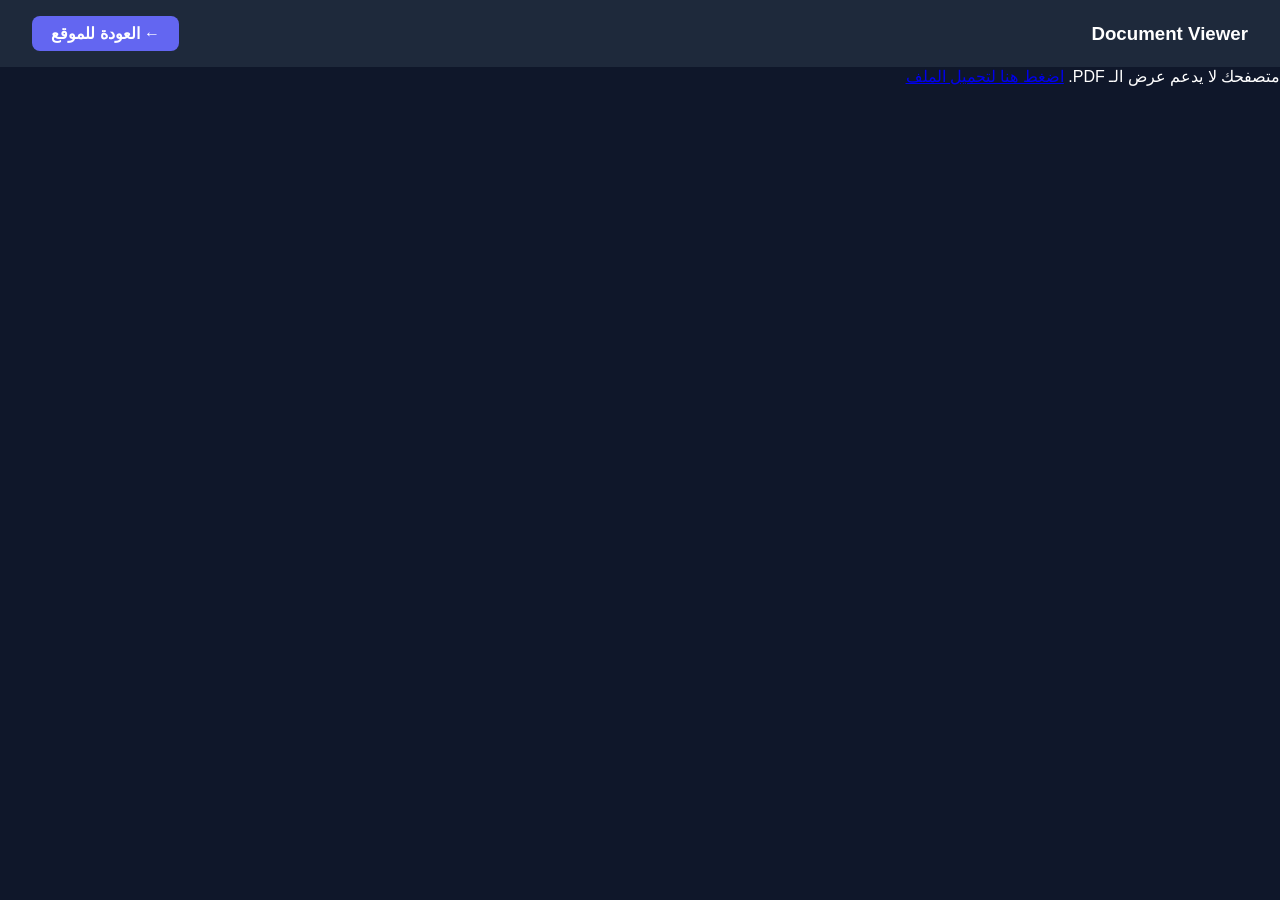
<file: view-pdf.html>
﻿<!DOCTYPE html>
<html lang="ar" dir="rtl">
<head>
    <meta charset="UTF-8">
    <meta name="viewport" content="width=device-width, initial-scale=1.0">
    <title>عرض الشهادة</title>
    <style>
        * {
            margin: 0;
            padding: 0;
            box-sizing: border-box;
        }

        body {
            font-family: sans-serif;
            background-color: #0f172a;
            color: #fff;
            height: 100vh;
            display: flex;
            flex-direction: column;
        }

        .header {
            padding: 1rem 2rem;
            background: #1e293b;
            display: flex;
            justify-content: space-between;
            align-items: center;
        }

        .back-btn {
            background: #6366f1;
            color: #fff;
            text-decoration: none;
            padding: 0.5rem 1.2rem;
            border-radius: 8px;
            font-weight: bold;
        }

        .pdf-viewer {
            flex: 1;
            border: none;
            width: 100%;
            height: 100%;
        }
    </style>
</head>
<body>
    <div class="header">
        <h3>Document Viewer</h3>
        <a href="index.html" class="back-btn">← العودة للموقع</a>
    </div>
    <object data="assets/Sporton - Recommindation letter.pdf" type="application/pdf" class="pdf-viewer">
        <p>متصفحك لا يدعم عرض الـ PDF. <a href="assets/Sporton - Recommindation letter.pdf">اضغط هنا لتحميل الملف</a></p>
    </object>
</body>
</html>
</file>
<file: style.css>
﻿/* ===== CSS Variables ===== */
:root {
    --font-sans: 'Inter', system-ui, sans-serif;
    --font-display: 'Space Grotesk', 'Inter', sans-serif;
    --primary: #6366f1;
    --primary-light: #818cf8;
    --secondary: #06b6d4;
    --accent: #8b5cf6;
    --gradient: linear-gradient(135deg, var(--primary) 0%, var(--accent) 50%, var(--secondary) 100%);
    --bg: #0f0f1a;
    --bg-elevated: #16162a;
    --bg-card: rgba(255, 255, 255, 0.04);
    --text: #f1f5f9;
    --text-muted: #94a3b8;
    --border: rgba(255, 255, 255, 0.08);
    --glass-bg: rgba(255, 255, 255, 0.06);
    --glass-border: rgba(255, 255, 255, 0.12);
    --shadow: 0 8px 32px rgba(0, 0, 0, 0.35);
    --shadow-glow: 0 0 40px rgba(99, 102, 241, 0.25);
    --header-h: 72px;
    --radius: 16px;
    --radius-sm: 10px;
    --transition: 0.3s cubic-bezier(0.4, 0, 0.2, 1);
    --circle-circumference: 283;
}

[data-theme="light"] {
    --bg: #f8fafc;
    --bg-elevated: #ffffff;
    --bg-card: rgba(15, 23, 42, 0.03);
    --text: #0f172a;
    --text-muted: #64748b;
    --border: rgba(15, 23, 42, 0.1);
    --glass-bg: rgba(255, 255, 255, 0.75);
    --glass-border: rgba(99, 102, 241, 0.15);
    --shadow: 0 8px 32px rgba(15, 23, 42, 0.08);
    --shadow-glow: 0 0 40px rgba(99, 102, 241, 0.15);
}

/* ===== Reset & Base ===== */
*, *::before, *::after {
    box-sizing: border-box;
    margin: 0;
    padding: 0;
}

html {
    scroll-behavior: smooth;
    scroll-padding-top: var(--header-h);
}

body {
    font-family: var(--font-sans);
    background: var(--bg);
    color: var(--text);
    line-height: 1.6;
    overflow-x: hidden;
    transition: background var(--transition), color var(--transition);
}

    body.loading {
        overflow: hidden;
    }

    body.custom-cursor {
        cursor: none;
    }

img {
    max-width: 100%;
    display: block;
}

a {
    color: inherit;
    text-decoration: none;
    transition: color var(--transition);
}

ul {
    list-style: none;
}

button, input, textarea {
    font: inherit;
    color: inherit;
    border: none;
    outline: none;
    background: none;
}

section.section {
    padding: 100px 0;
    position: relative;
}

.container {
    width: min(1140px, 92%);
    margin: 0 auto;
}

/* ===== Loader ===== */
.loader {
    position: fixed;
    inset: 0;
    z-index: 10000;
    background: var(--bg);
    display: flex;
    align-items: center;
    justify-content: center;
    transition: opacity 0.6s ease, visibility 0.6s ease;
}

    .loader.hidden {
        opacity: 0;
        visibility: hidden;
        pointer-events: none;
    }

.loader__inner {
    text-align: center;
}

.loader__logo {
    font-family: var(--font-display);
    font-size: 2.5rem;
    font-weight: 700;
    background: var(--gradient);
    -webkit-background-clip: text;
    -webkit-text-fill-color: transparent;
    background-clip: text;
    margin-bottom: 1.5rem;
}

.loader__bar {
    width: 200px;
    height: 4px;
    background: var(--border);
    border-radius: 4px;
    overflow: hidden;
    margin: 0 auto 1rem;
}

.loader__progress {
    height: 100%;
    width: 0;
    background: var(--gradient);
    border-radius: 4px;
    animation: loadProgress 1.8s ease forwards;
}

@keyframes loadProgress {
    to {
        width: 100%;
    }
}

.loader__text {
    color: var(--text-muted);
    font-size: 0.9rem;
}

/* ===== Custom Cursor ===== */
.cursor, .cursor-follower {
    position: fixed;
    pointer-events: none;
    z-index: 9999;
    border-radius: 50%;
    transform: translate(-50%, -50%);
    transition: transform 0.1s ease, width 0.2s, height 0.2s, opacity 0.2s;
    opacity: 0;
}

body.custom-cursor .cursor, body.custom-cursor .cursor-follower {
    opacity: 1;
}

.cursor {
    width: 8px;
    height: 8px;
    background: var(--primary);
}

.cursor-follower {
    width: 36px;
    height: 36px;
    border: 2px solid var(--primary-light);
    background: rgba(99, 102, 241, 0.1);
}

    .cursor-follower.hover {
        width: 52px;
        height: 52px;
        background: rgba(99, 102, 241, 0.2);
    }

/* ===== Background ===== */
.bg-shapes {
    position: fixed;
    inset: 0;
    z-index: -1;
    overflow: hidden;
    pointer-events: none;
}

.shape {
    position: absolute;
    border-radius: 50%;
    filter: blur(80px);
    opacity: 0.35;
    animation: float 20s ease-in-out infinite;
}

.shape--1 {
    width: 400px;
    height: 400px;
    background: var(--primary);
    top: -10%;
    left: -5%;
}

.shape--2 {
    width: 350px;
    height: 350px;
    background: var(--accent);
    bottom: 10%;
    right: -5%;
    animation-delay: -7s;
}

.shape--3 {
    width: 300px;
    height: 300px;
    background: var(--secondary);
    top: 50%;
    left: 50%;
    animation-delay: -14s;
}

@keyframes float {
    0%, 100% {
        transform: translate(0, 0) scale(1);
    }

    33% {
        transform: translate(30px, -40px) scale(1.05);
    }

    66% {
        transform: translate(-20px, 20px) scale(0.95);
    }
}

.particle {
    position: absolute;
    width: 4px;
    height: 4px;
    background: var(--primary-light);
    border-radius: 50%;
    opacity: 0.4;
    animation: particleFloat 15s linear infinite;
}

@keyframes particleFloat {
    0% {
        transform: translateY(100vh) scale(0);
        opacity: 0;
    }

    10% {
        opacity: 0.5;
    }

    90% {
        opacity: 0.5;
    }

    100% {
        transform: translateY(-10vh) scale(1);
        opacity: 0;
    }
}

/* ===== Glass ===== */
.glass {
    background: var(--glass-bg);
    backdrop-filter: blur(16px);
    -webkit-backdrop-filter: blur(16px);
    border: 1px solid var(--glass-border);
    border-radius: var(--radius);
    box-shadow: var(--shadow);
}

/* ===== Typography ===== */
.gradient-text {
    background: var(--gradient);
    -webkit-background-clip: text;
    -webkit-text-fill-color: transparent;
    background-clip: text;
}

.section__header {
    text-align: center;
    margin-bottom: 3.5rem;
}

.section__tag {
    display: inline-block;
    font-size: 0.85rem;
    font-weight: 600;
    text-transform: uppercase;
    letter-spacing: 0.12em;
    color: var(--primary-light);
    margin-bottom: 0.5rem;
}

.section__title {
    font-family: var(--font-display);
    font-size: clamp(1.75rem, 4vw, 2.5rem);
    font-weight: 700;
}

.section__subtitle {
    color: var(--text-muted);
    margin-top: 0.75rem;
    max-width: 520px;
    margin-inline: auto;
}

/* ===== Header / Nav ===== */
.header {
    position: fixed;
    top: 0;
    left: 0;
    right: 0;
    z-index: 1000;
    height: var(--header-h);
    transition: background var(--transition), box-shadow var(--transition);
}

    .header.scrolled {
        background: var(--glass-bg);
        backdrop-filter: blur(16px);
        -webkit-backdrop-filter: blur(16px);
        border-bottom: 1px solid var(--glass-border);
        box-shadow: var(--shadow);
    }

.nav {
    display: flex;
    align-items: center;
    justify-content: space-between;
    height: var(--header-h);
}

.nav__logo {
    font-family: var(--font-display);
    font-size: 1.35rem;
    font-weight: 700;
}

.nav__logo-bracket {
    color: var(--primary-light);
}

.nav__menu {
    display: flex;
    gap: 0.25rem;
}

.nav__link {
    padding: 0.5rem 0.85rem;
    font-size: 0.9rem;
    font-weight: 500;
    color: var(--text-muted);
    border-radius: var(--radius-sm);
    transition: color var(--transition), background var(--transition);
}

    .nav__link:hover, .nav__link.active {
        color: var(--text);
        background: rgba(99, 102, 241, 0.15);
    }

.nav__actions {
    display: flex;
    align-items: center;
    gap: 0.75rem;
}

.theme-toggle {
    width: 42px;
    height: 42px;
    border-radius: 50%;
    border: 1px solid var(--border);
    display: flex;
    align-items: center;
    justify-content: center;
    color: var(--text-muted);
    transition: var(--transition);
}

    .theme-toggle:hover {
        color: var(--primary-light);
        border-color: var(--primary);
        transform: rotate(15deg);
    }

.nav__toggle {
    display: none;
    flex-direction: column;
    gap: 5px;
    width: 28px;
    padding: 4px;
}

    .nav__toggle span {
        display: block;
        height: 2px;
        width: 100%;
        background: var(--text);
        border-radius: 2px;
        transition: var(--transition);
    }

    .nav__toggle.active span:nth-child(1) {
        transform: translateY(7px) rotate(45deg);
    }

    .nav__toggle.active span:nth-child(2) {
        opacity: 0;
    }

    .nav__toggle.active span:nth-child(3) {
        transform: translateY(-7px) rotate(-45deg);
    }

/* ===== Buttons ===== */
.btn {
    display: inline-flex;
    align-items: center;
    gap: 0.5rem;
    padding: 0.85rem 1.5rem;
    font-weight: 600;
    font-size: 0.95rem;
    border-radius: var(--radius-sm);
    transition: transform var(--transition), box-shadow var(--transition), background var(--transition);
    position: relative;
    overflow: hidden;
}

    .btn::before {
        content: '';
        position: absolute;
        inset: 0;
        background: linear-gradient(90deg, transparent, rgba(255,255,255,0.2), transparent);
        transform: translateX(-100%);
        transition: transform 0.5s;
    }

    .btn:hover::before {
        transform: translateX(100%);
    }

.btn--primary {
    background: var(--gradient);
    color: #fff;
    box-shadow: 0 4px 20px rgba(99, 102, 241, 0.4);
}

    .btn--primary:hover {
        transform: translateY(-2px);
        box-shadow: var(--shadow-glow);
    }

.btn--outline {
    border: 2px solid var(--primary);
    color: var(--primary-light);
}

    .btn--outline:hover {
        background: rgba(99, 102, 241, 0.1);
        transform: translateY(-2px);
    }

.btn--sm {
    padding: 0.55rem 1rem;
    font-size: 0.85rem;
}

.btn--submit.loading .btn__text {
    opacity: 0;
}

.btn--submit.loading .btn__icon {
    animation: fly 0.6s ease forwards;
}

@keyframes fly {
    to {
        transform: translate(20px, -20px);
        opacity: 0;
    }
}

/* ===== Hero ===== */
.hero {
    position: relative;
    min-height: 100vh;
    display: flex;
    align-items: center;
    padding-top: var(--header-h);
}

.hero__container {
    display: grid;
    grid-template-columns: 1fr 1fr;
    gap: 3rem;
    align-items: center;
}

.hero__greeting {
    color: var(--text-muted);
    font-size: 1.1rem;
    margin-bottom: 0.5rem;
}

.hero__title {
    font-family: var(--font-display);
    font-size: clamp(2.5rem, 6vw, 3.75rem);
    font-weight: 800;
    line-height: 1.1;
    margin-bottom: 1rem;
}

.hero__subtitle {
    font-size: 1.25rem;
    margin-bottom: 1rem;
    min-height: 2rem;
}

.typing-text {
    color: var(--primary-light);
    font-weight: 600;
}

.typing-cursor {
    color: var(--primary);
    animation: blink 0.8s step-end infinite;
}

@keyframes blink {
    50% {
        opacity: 0;
    }
}

.hero__description {
    color: var(--text-muted);
    max-width: 480px;
    margin-bottom: 1.75rem;
}

.hero__cta {
    display: flex;
    flex-wrap: wrap;
    gap: 1rem;
    margin-bottom: 1.75rem;
}

.hero__social {
    display: flex;
    gap: 0.75rem;
}

    .hero__social a {
        width: 44px;
        height: 44px;
        border-radius: 50%;
        border: 1px solid var(--border);
        display: flex;
        align-items: center;
        justify-content: center;
        color: var(--text-muted);
        transition: var(--transition);
    }

        .hero__social a:hover {
            color: #fff;
            background: var(--gradient);
            border-color: transparent;
            transform: translateY(-3px);
        }

.hero__image-wrapper {
    position: relative;
    padding: 1rem;
    border-radius: 50%;
    max-width: 380px;
    margin: 0 auto;
}

    .hero__image-wrapper img {
        border-radius: 50%;
        animation: heroFloat 4s ease-in-out infinite;
    }

.hero__image-wrapper--photo {
    border-radius: var(--radius);
    padding: 0.5rem;
    overflow: hidden;
}

    .hero__image-wrapper--photo img {
        border-radius: var(--radius);
        width: 100%;
        height: auto;
        max-height: 480px;
        object-fit: cover;
        object-position: top center;
        filter: grayscale(15%);
        animation: none;
    }

[data-theme="light"] .hero__image-wrapper--photo img {
    filter: grayscale(5%);
}

@keyframes heroFloat {
    0%, 100% {
        transform: translateY(0);
    }

    50% {
        transform: translateY(-12px);
    }
}

.hero__badge {
    position: absolute;
    width: 48px;
    height: 48px;
    border-radius: 50%;
    background: var(--gradient);
    color: #fff;
    display: flex;
    align-items: center;
    justify-content: center;
    font-size: 1.1rem;
    box-shadow: var(--shadow-glow);
    animation: badgePulse 2s ease-in-out infinite;
}

.hero__badge--1 {
    top: 5%;
    right: 0;
    animation-delay: 0s;
}

.hero__badge--2 {
    bottom: 15%;
    left: -5%;
    animation-delay: 0.5s;
}

.hero__badge--3 {
    top: 40%;
    right: -8%;
    animation-delay: 1s;
}

@keyframes badgePulse {
    0%, 100% {
        transform: scale(1);
    }

    50% {
        transform: scale(1.1);
    }
}

.hero__scroll {
    position: absolute;
    bottom: 2rem;
    left: 50%;
    transform: translateX(-50%);
    width: 40px;
    height: 40px;
    border-radius: 50%;
    border: 1px solid var(--border);
    display: flex;
    align-items: center;
    justify-content: center;
    color: var(--text-muted);
    animation: bounce 2s infinite;
}

@keyframes bounce {
    0%, 100% {
        transform: translateX(-50%) translateY(0);
    }

    50% {
        transform: translateX(-50%) translateY(8px);
    }
}

/* ===== About ===== */
.about__grid {
    display: grid;
    grid-template-columns: 1.2fr 1fr;
    gap: 2.5rem;
    margin-bottom: 3rem;
}

.about__text p {
    color: var(--text-muted);
    margin-bottom: 1rem;
}

.about__text strong {
    color: var(--text);
}

.about__info {
    display: grid;
    gap: 0.85rem;
}

.info-card {
    padding: 1rem 1.25rem;
    display: flex;
    justify-content: space-between;
    align-items: center;
    transition: transform var(--transition), box-shadow var(--transition);
}

    .info-card:hover {
        transform: translateX(6px);
        box-shadow: var(--shadow-glow);
    }

.info-card__label {
    color: var(--text-muted);
    font-size: 0.9rem;
}

.info-card__value {
    font-weight: 600;
}

    .info-card__value.available {
        color: #22c55e;
    }

.stats {
    display: grid;
    grid-template-columns: repeat(4, 1fr);
    gap: 1.25rem;
}

.stat-card {
    padding: 1.75rem 1.25rem;
    text-align: center;
    transition: transform var(--transition), box-shadow var(--transition);
}

    .stat-card:hover {
        transform: translateY(-6px);
        box-shadow: var(--shadow-glow);
    }

.stat-card__number {
    display: block;
    font-family: var(--font-display);
    font-size: 2.25rem;
    font-weight: 700;
    background: var(--gradient);
    -webkit-background-clip: text;
    -webkit-text-fill-color: transparent;
    background-clip: text;
}

.stat-card__label {
    font-size: 0.85rem;
    color: var(--text-muted);
    margin-top: 0.35rem;
}

/* ===== Timeline ===== */
.timeline {
    position: relative;
    max-width: 800px;
    margin: 0 auto;
    padding-left: 2rem;
}

    .timeline::before {
        content: '';
        position: absolute;
        left: 7px;
        top: 0;
        bottom: 0;
        width: 2px;
        background: var(--gradient);
        opacity: 0.5;
    }

.timeline__item {
    position: relative;
    margin-bottom: 2rem;
}

.timeline__marker {
    position: absolute;
    left: -2rem;
    top: 1.5rem;
    width: 16px;
    height: 16px;
    border-radius: 50%;
    background: var(--gradient);
    border: 3px solid var(--bg);
    box-shadow: 0 0 0 3px var(--primary);
}

.timeline__content {
    padding: 1.5rem 1.75rem;
    margin-left: 0.5rem;
    transition: transform var(--transition);
}

    .timeline__content:hover {
        transform: translateX(8px);
    }

.timeline__date {
    font-size: 0.8rem;
    font-weight: 600;
    color: var(--primary-light);
    text-transform: uppercase;
    letter-spacing: 0.05em;
}

.timeline__title {
    font-size: 1.15rem;
    margin: 0.5rem 0;
}

.timeline__org, .timeline__desc, .timeline__gpa {
    color: var(--text-muted);
    font-size: 0.95rem;
}

.timeline__list {
    margin-top: 0.75rem;
}

    .timeline__list li {
        color: var(--text-muted);
        font-size: 0.9rem;
        padding: 0.25rem 0 0.25rem 1.25rem;
        position: relative;
    }

        .timeline__list li::before {
            content: '▸';
            position: absolute;
            left: 0;
            color: var(--primary-light);
        }

/* ===== Experience ===== */
.experience__grid {
    display: grid;
    grid-template-columns: repeat(2, 1fr);
    gap: 1.5rem;
}

.exp-card {
    padding: 1.75rem;
    transition: transform var(--transition), box-shadow var(--transition);
}

    .exp-card:hover {
        transform: translateY(-6px);
        box-shadow: var(--shadow-glow);
    }

.exp-card__icon {
    width: 48px;
    height: 48px;
    border-radius: var(--radius-sm);
    background: var(--gradient);
    color: #fff;
    display: flex;
    align-items: center;
    justify-content: center;
    font-size: 1.25rem;
    margin-bottom: 1rem;
}

.exp-card__date {
    font-size: 0.8rem;
    color: var(--primary-light);
    font-weight: 600;
}

.exp-card__title {
    font-size: 1.15rem;
    margin: 0.35rem 0;
}

.exp-card__company {
    color: var(--text-muted);
    font-size: 0.9rem;
    margin-bottom: 0.75rem;
}

.exp-card__list li {
    color: var(--text-muted);
    font-size: 0.88rem;
    padding: 0.2rem 0 0.2rem 1rem;
    position: relative;
}

    .exp-card__list li::before {
        content: '•';
        position: absolute;
        left: 0;
        color: var(--primary);
    }

.exp-card__tech {
    display: flex;
    flex-wrap: wrap;
    gap: 0.4rem;
    margin-top: 1rem;
}

    .exp-card__tech span {
        font-size: 0.75rem;
        padding: 0.25rem 0.6rem;
        border-radius: 20px;
        background: rgba(99, 102, 241, 0.15);
        color: var(--primary-light);
    }

/* ===== Skills ===== */
.skills__categories {
    display: flex;
    flex-direction: column;
    gap: 2.5rem;
}

.skill-category__title {
    font-size: 1.15rem;
    margin-bottom: 1.25rem;
    display: flex;
    align-items: center;
    gap: 0.5rem;
}

    .skill-category__title i {
        color: var(--primary-light);
    }

.skill-category__grid {
    display: grid;
    grid-template-columns: repeat(auto-fill, minmax(160px, 1fr));
    gap: 1.25rem;
}

.skill-category__grid--tools {
    grid-template-columns: repeat(auto-fill, minmax(130px, 1fr));
}

.skill-item {
    padding: 1.25rem;
    text-align: center;
    transition: transform var(--transition), box-shadow var(--transition);
}

    .skill-item:hover {
        transform: translateY(-4px);
        box-shadow: 0 0 30px rgba(99, 102, 241, 0.35);
    }

.skill-item__circle {
    position: relative;
    width: 90px;
    height: 90px;
    margin: 0 auto 0.75rem;
}

    .skill-item__circle svg {
        transform: rotate(-90deg);
        width: 100%;
        height: 100%;
    }

.skill-item__bg {
    fill: none;
    stroke: var(--border);
    stroke-width: 8;
}

.skill-item__progress {
    fill: none;
    stroke: var(--primary);
    stroke-width: 8;
    stroke-linecap: round;
    stroke-dasharray: var(--circle-circumference);
    stroke-dashoffset: var(--circle-circumference);
    transition: stroke-dashoffset 1.2s ease;
}

.skill-item.animated .skill-item__progress {
    stroke-dashoffset: calc(var(--circle-circumference) - (var(--circle-circumference) * var(--percent) / 100));
}

.skill-item__percent {
    position: absolute;
    inset: 0;
    display: flex;
    align-items: center;
    justify-content: center;
    font-size: 0.85rem;
    font-weight: 700;
}

.skill-item__name {
    font-weight: 600;
    font-size: 0.9rem;
}

.skill-bar {
    height: 4px;
    background: var(--border);
    border-radius: 4px;
    margin-top: 0.75rem;
    overflow: hidden;
}

.skill-bar__fill {
    height: 100%;
    width: 0;
    background: var(--gradient);
    border-radius: 4px;
    transition: width 1.2s ease;
}

.skill-item.animated .skill-bar__fill {
    width: var(--w);
}

.skill-item--compact .skill-bar {
    display: none;
}

/* ===== Projects ===== */
.projects__filters {
    display: flex;
    flex-wrap: wrap;
    justify-content: center;
    gap: 0.5rem;
    margin-bottom: 2.5rem;
}

.filter-btn {
    padding: 0.55rem 1.25rem;
    border-radius: 30px;
    font-size: 0.9rem;
    font-weight: 500;
    color: var(--text-muted);
    border: 1px solid var(--border);
    transition: var(--transition);
}

    .filter-btn:hover, .filter-btn.active {
        background: var(--gradient);
        color: #fff;
        border-color: transparent;
    }

.projects__grid {
    display: grid;
    grid-template-columns: repeat(auto-fill, minmax(340px, 1fr));
    gap: 1.75rem;
}

.project-card {
    overflow: hidden;
    transition: transform var(--transition), box-shadow var(--transition), opacity 0.4s;
}

    .project-card.hidden {
        display: none;
    }

    .project-card:hover {
        transform: translateY(-8px);
        box-shadow: var(--shadow-glow);
    }

.project-card__image {
    position: relative;
    overflow: hidden;
    aspect-ratio: 16/9;
}

.project-card__image--contain {
    background: #0a0a0a;
}

    .project-card__image--contain img {
        object-fit: contain;
        object-position: center;
    }

.project-card__image img {
    width: 100%;
    height: 100%;
    object-fit: cover;
    transition: transform 0.5s ease;
}

.project-card:hover .project-card__image img {
    transform: scale(1.08);
}

.project-card__overlay {
    position: absolute;
    inset: 0;
    background: rgba(15, 15, 26, 0.75);
    display: flex;
    align-items: center;
    justify-content: center;
    gap: 1rem;
    opacity: 0;
    transition: opacity var(--transition);
}

.project-card:hover .project-card__overlay {
    opacity: 1;
}

.project-card__link {
    width: 48px;
    height: 48px;
    border-radius: 50%;
    background: var(--gradient);
    color: #fff;
    display: flex;
    align-items: center;
    justify-content: center;
    transform: translateY(20px);
    transition: var(--transition);
}

.project-card:hover .project-card__link {
    transform: translateY(0);
}

.project-card__body {
    padding: 1.5rem;
}

.project-card__title {
    font-size: 1.15rem;
    margin-bottom: 0.5rem;
}

.project-card__desc {
    color: var(--text-muted);
    font-size: 0.9rem;
    margin-bottom: 0.75rem;
}

.project-card__features li {
    font-size: 0.82rem;
    color: var(--text-muted);
    padding: 0.15rem 0 0.15rem 1rem;
    position: relative;
}

    .project-card__features li::before {
        content: '✓';
        position: absolute;
        left: 0;
        color: #22c55e;
        font-size: 0.75rem;
    }

.project-card__tech {
    display: flex;
    flex-wrap: wrap;
    gap: 0.35rem;
    margin: 0.75rem 0 1rem;
}

    .project-card__tech span {
        font-size: 0.72rem;
        padding: 0.2rem 0.5rem;
        border-radius: 4px;
        background: rgba(99, 102, 241, 0.12);
        color: var(--primary-light);
    }

.project-card__actions {
    display: flex;
    gap: 0.5rem;
    flex-wrap: wrap;
}

/* ===== Certificates ===== */
.certificates__grid {
    display: grid;
    grid-template-columns: repeat(auto-fill, minmax(300px, 1fr));
    gap: 1.5rem;
}

.cert-card {
    padding: 1.75rem;
    text-align: center;
    transition: transform var(--transition), box-shadow var(--transition);
}

    .cert-card:hover {
        transform: translateY(-8px) scale(1.02);
        box-shadow: var(--shadow-glow);
    }

.cert-card__icon {
    width: 56px;
    height: 56px;
    margin: 0 auto 1rem;
    border-radius: 50%;
    background: var(--gradient);
    color: #fff;
    display: flex;
    align-items: center;
    justify-content: center;
    font-size: 1.35rem;
}

.cert-card__title {
    font-size: 1rem;
    margin-bottom: 0.35rem;
}

.cert-card__org {
    color: var(--text-muted);
    font-size: 0.88rem;
}

.cert-card__date {
    display: block;
    font-size: 0.8rem;
    color: var(--primary-light);
    margin: 0.75rem 0 1rem;
}

.cert-card__btn {
    margin-top: 0.5rem;
}

/* ===== Services ===== */
.services__grid {
    display: grid;
    grid-template-columns: repeat(auto-fill, minmax(280px, 1fr));
    gap: 1.5rem;
}

.service-card {
    padding: 1.75rem;
    transition: transform var(--transition), box-shadow var(--transition), border-color var(--transition);
}

    .service-card:hover {
        transform: translateY(-6px);
        box-shadow: var(--shadow-glow);
        border-color: var(--primary);
    }

.service-card__icon {
    width: 52px;
    height: 52px;
    border-radius: var(--radius-sm);
    background: rgba(99, 102, 241, 0.15);
    color: var(--primary-light);
    display: flex;
    align-items: center;
    justify-content: center;
    font-size: 1.35rem;
    margin-bottom: 1rem;
    transition: var(--transition);
}

.service-card:hover .service-card__icon {
    background: var(--gradient);
    color: #fff;
}

.service-card__title {
    font-size: 1.1rem;
    margin-bottom: 0.5rem;
}

.service-card__desc {
    color: var(--text-muted);
    font-size: 0.9rem;
    margin-bottom: 0.75rem;
}

.service-card__list li {
    font-size: 0.85rem;
    color: var(--text-muted);
    padding: 0.2rem 0 0.2rem 1.1rem;
    position: relative;
}

    .service-card__list li::before {
        content: '→';
        position: absolute;
        left: 0;
        color: var(--primary-light);
    }

/* ===== Client Reviews ===== */
.reviews__slider {
    position: relative;
    padding: 0 3rem 2.5rem;
}

.reviews__viewport {
    overflow: hidden;
    margin: 0 auto;
}

.reviews__track {
    display: flex;
    gap: 1.5rem;
    transition: transform 0.45s cubic-bezier(0.4, 0, 0.2, 1);
    will-change: transform;
}

.review-card {
    flex: 0 0 calc((100% - 3rem) / 3);
    min-width: 0;
    padding: 2rem 1.5rem 1.75rem;
    text-align: center;
    transition: transform var(--transition), box-shadow var(--transition), border-color var(--transition);
}

    .review-card:hover {
        box-shadow: var(--shadow-glow);
        border-color: var(--primary);
    }

.review-card__avatar {
    width: 88px;
    height: 88px;
    margin: 0 auto 1.25rem;
    border-radius: 50%;
    overflow: hidden;
    border: 3px solid var(--primary-light);
    box-shadow: 0 0 20px rgba(99, 102, 241, 0.35);
    background: var(--bg-elevated);
}

    .review-card__avatar img {
        width: 100%;
        height: 100%;
        object-fit: cover;
    }

.review-card__text {
    font-size: 0.92rem;
    line-height: 1.65;
    color: var(--text-muted);
    margin-bottom: 1.25rem;
    min-height: 4.5rem;
}

.review-card__name {
    font-size: 1.05rem;
    font-weight: 700;
    color: var(--text);
    margin-bottom: 0.2rem;
}

.review-card__role {
    font-size: 0.8rem;
    color: var(--text-muted);
    margin-bottom: 0.85rem;
}

.review-card__stars {
    display: flex;
    justify-content: center;
    gap: 0.2rem;
    color: #fbbf24;
    font-size: 0.95rem;
}

.reviews__nav {
    position: absolute;
    top: 42%;
    transform: translateY(-50%);
    width: 44px;
    height: 44px;
    border-radius: 50%;
    border: 1px solid var(--border);
    background: var(--glass-bg);
    color: var(--text);
    display: flex;
    align-items: center;
    justify-content: center;
    cursor: pointer;
    z-index: 2;
    transition: var(--transition);
    backdrop-filter: blur(8px);
}

    .reviews__nav:hover:not(:disabled) {
        background: var(--gradient);
        color: #fff;
        border-color: transparent;
        box-shadow: var(--shadow-glow);
    }

    .reviews__nav:disabled {
        opacity: 0.35;
        cursor: not-allowed;
    }

.reviews__nav--prev {
    left: 0;
}

.reviews__nav--next {
    right: 0;
}

.reviews__dots {
    display: flex;
    justify-content: center;
    gap: 0.5rem;
    margin-top: 1.75rem;
}

.reviews__dot {
    width: 10px;
    height: 10px;
    border-radius: 50%;
    background: var(--border);
    cursor: pointer;
    transition: var(--transition);
    padding: 0;
}

    .reviews__dot.active,
    .reviews__dot:hover {
        background: var(--primary);
        transform: scale(1.15);
    }

/* ===== Contact ===== */
.contact__grid {
    display: grid;
    grid-template-columns: 1.1fr 1fr;
    gap: 2rem;
    align-items: start;
}

.contact__form {
    padding: 2rem;
}

.form-group {
    margin-bottom: 1.25rem;
}

    .form-group label {
        display: block;
        font-size: 0.9rem;
        font-weight: 500;
        margin-bottom: 0.4rem;
    }

    .form-group input, .form-group textarea {
        width: 100%;
        padding: 0.85rem 1rem;
        border-radius: var(--radius-sm);
        border: 1px solid var(--border);
        background: var(--bg-card);
        transition: border-color var(--transition), box-shadow var(--transition);
    }

        .form-group input:focus, .form-group textarea:focus {
            border-color: var(--primary);
            box-shadow: 0 0 0 3px rgba(99, 102, 241, 0.2);
        }

        .form-group input.error, .form-group textarea.error {
            border-color: #ef4444;
        }

.form-error {
    display: block;
    color: #ef4444;
    font-size: 0.8rem;
    margin-top: 0.35rem;
    min-height: 1rem;
}

.form-success {
    color: #22c55e;
    margin-top: 1rem;
    font-weight: 500;
}

.contact__info {
    display: flex;
    flex-direction: column;
    gap: 1rem;
}

.contact-card {
    padding: 1.25rem;
    display: flex;
    align-items: center;
    gap: 1rem;
    transition: transform var(--transition);
}

    .contact-card:hover {
        transform: translateX(6px);
    }

    .contact-card i {
        width: 44px;
        height: 44px;
        border-radius: var(--radius-sm);
        background: var(--gradient);
        color: #fff;
        display: flex;
        align-items: center;
        justify-content: center;
    }

    .contact-card h4 {
        font-size: 0.85rem;
        color: var(--text-muted);
        margin-bottom: 0.15rem;
    }

    .contact-card a:hover {
        color: var(--primary-light);
    }

.contact__social {
    display: flex;
    gap: 0.65rem;
}

    .contact__social a {
        width: 40px;
        height: 40px;
        border-radius: 50%;
        border: 1px solid var(--border);
        display: flex;
        align-items: center;
        justify-content: center;
        color: var(--text-muted);
        transition: var(--transition);
    }

        .contact__social a:hover {
            background: var(--gradient);
            color: #fff;
            border-color: transparent;
        }

.contact__map {
    overflow: hidden;
    padding: 0;
    min-height: 200px;
}

    .contact__map iframe {
        width: 100%;
        height: 200px;
        border: 0;
        filter: grayscale(0.3);
    }

/* ===== Footer ===== */
.footer {
    background: var(--bg-elevated);
    border-top: 1px solid var(--border);
    padding: 3rem 0 0;
}

.footer__container {
    display: grid;
    grid-template-columns: 1.5fr 1fr 1fr;
    gap: 2rem;
    padding-bottom: 2rem;
}

.footer__logo {
    font-family: var(--font-display);
    font-size: 1.35rem;
    font-weight: 700;
}

    .footer__logo span {
        color: var(--primary-light);
    }

.footer__brand p {
    color: var(--text-muted);
    font-size: 0.9rem;
    margin-top: 0.5rem;
}

.footer__links {
    display: flex;
    flex-direction: column;
    gap: 0.5rem;
}

    .footer__links a {
        color: var(--text-muted);
        font-size: 0.9rem;
    }

        .footer__links a:hover {
            color: var(--primary-light);
        }

.footer__social {
    display: flex;
    gap: 0.65rem;
    align-items: flex-start;
}

    .footer__social a {
        width: 40px;
        height: 40px;
        border-radius: 50%;
        border: 1px solid var(--border);
        display: flex;
        align-items: center;
        justify-content: center;
        color: var(--text-muted);
        transition: var(--transition);
    }

        .footer__social a:hover {
            background: var(--gradient);
            color: #fff;
            border-color: transparent;
        }

.footer__bottom {
    padding: 1.25rem 0;
    border-top: 1px solid var(--border);
    text-align: center;
}

    .footer__bottom p {
        color: var(--text-muted);
        font-size: 0.85rem;
    }

/* ===== Back to top ===== */
.back-to-top {
    position: fixed;
    bottom: 2rem;
    right: 2rem;
    width: 48px;
    height: 48px;
    border-radius: 50%;
    background: var(--gradient);
    color: #fff;
    display: flex;
    align-items: center;
    justify-content: center;
    box-shadow: var(--shadow-glow);
    opacity: 0;
    visibility: hidden;
    transform: translateY(20px);
    transition: var(--transition);
    z-index: 900;
}

    .back-to-top.visible {
        opacity: 1;
        visibility: visible;
        transform: translateY(0);
    }

    .back-to-top:hover {
        transform: translateY(-4px);
    }

/* ===== Scroll Reveal ===== */
.reveal {
    opacity: 0;
    transform: translateY(40px);
    transition: opacity 0.7s ease, transform 0.7s ease;
}

    .reveal.visible {
        opacity: 1;
        transform: translateY(0);
    }

.reveal--delay {
    transition-delay: 0.15s;
}

/* ===== Responsive ===== */
@media (max-width: 1024px) {
    .hero__container {
        grid-template-columns: 1fr;
        text-align: center;
    }

    .hero__description {
        margin-inline: auto;
    }

    .hero__cta, .hero__social {
        justify-content: center;
    }

    .about__grid {
        grid-template-columns: 1fr;
    }

    .stats {
        grid-template-columns: repeat(2, 1fr);
    }

    .experience__grid {
        grid-template-columns: 1fr;
    }

    .contact__grid {
        grid-template-columns: 1fr;
    }

    .review-card {
        flex: 0 0 calc((100% - 1.5rem) / 2);
    }

    .reviews__slider {
        padding: 0 2.5rem 2.5rem;
    }

    .footer__container {
        grid-template-columns: 1fr;
        text-align: center;
    }

    .footer__social, .footer__links {
        justify-content: center;
        align-items: center;
    }
}

@media (max-width: 768px) {
    .nav__menu {
        position: fixed;
        top: var(--header-h);
        left: 0;
        right: 0;
        background: var(--glass-bg);
        backdrop-filter: blur(20px);
        flex-direction: column;
        padding: 1.5rem;
        gap: 0.25rem;
        border-bottom: 1px solid var(--glass-border);
        transform: translateY(-120%);
        opacity: 0;
        visibility: hidden;
        transition: var(--transition);
    }

        .nav__menu.open {
            transform: translateY(0);
            opacity: 1;
            visibility: visible;
        }

    .nav__toggle {
        display: flex;
    }

    section.section {
        padding: 70px 0;
    }

    .review-card {
        flex: 0 0 100%;
    }

    .reviews__slider {
        padding: 0 0 2.5rem;
    }

    .reviews__nav {
        width: 38px;
        height: 38px;
        top: auto;
        bottom: 0;
        transform: none;
    }

    .reviews__nav--prev {
        left: calc(50% - 48px);
    }

    .reviews__nav--next {
        right: calc(50% - 48px);
    }

    .projects__grid {
        grid-template-columns: 1fr;
    }

    body.custom-cursor {
        cursor: auto;
    }

    .cursor, .cursor-follower {
        display: none;
    }
}

@media (max-width: 480px) {
    .stats {
        grid-template-columns: 1fr;
    }

    .hero__cta {
        flex-direction: column;
    }

        .hero__cta .btn {
            width: 100%;
            justify-content: center;
        }
}

@media (prefers-reduced-motion: reduce) {
    *, *::before, *::after {
        animation-duration: 0.01ms !important;
        animation-iteration-count: 1 !important;
        transition-duration: 0.01ms !important;
    }

    html {
        scroll-behavior: auto;
    }
}
</file>
